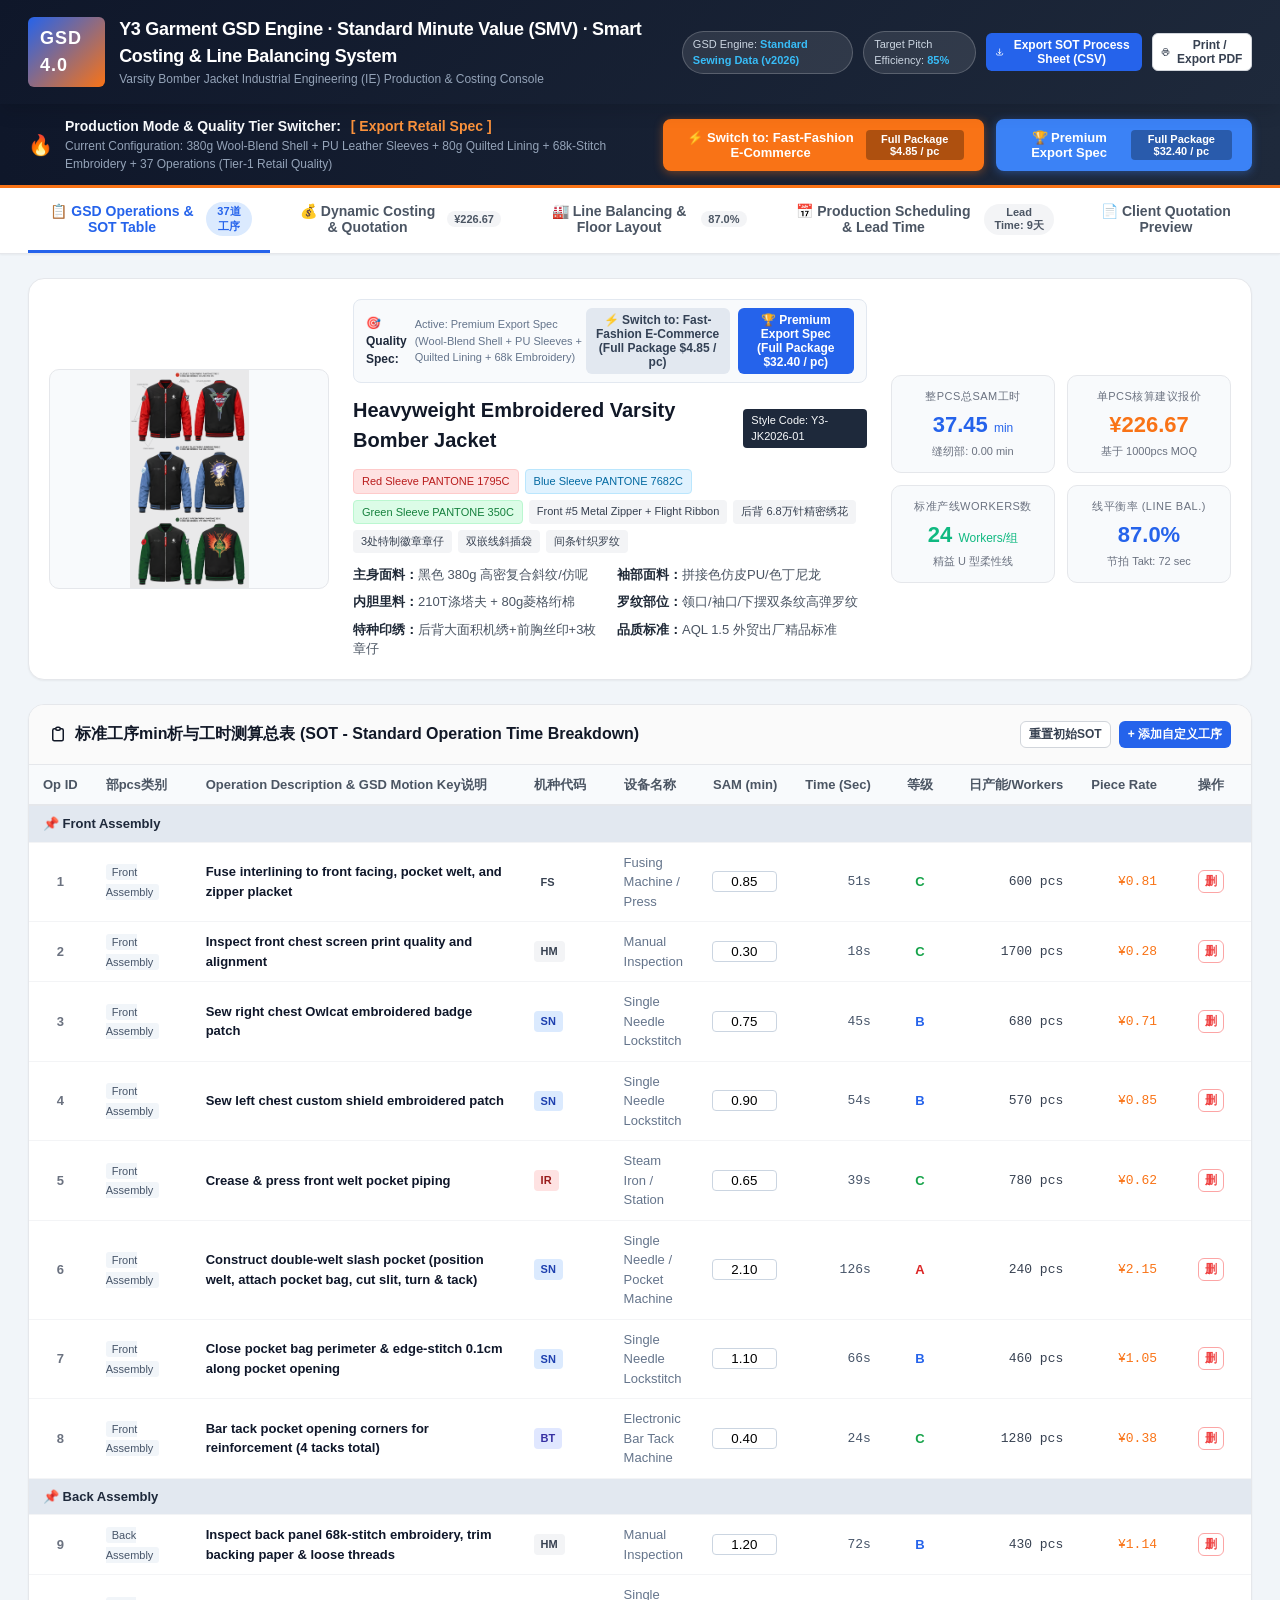
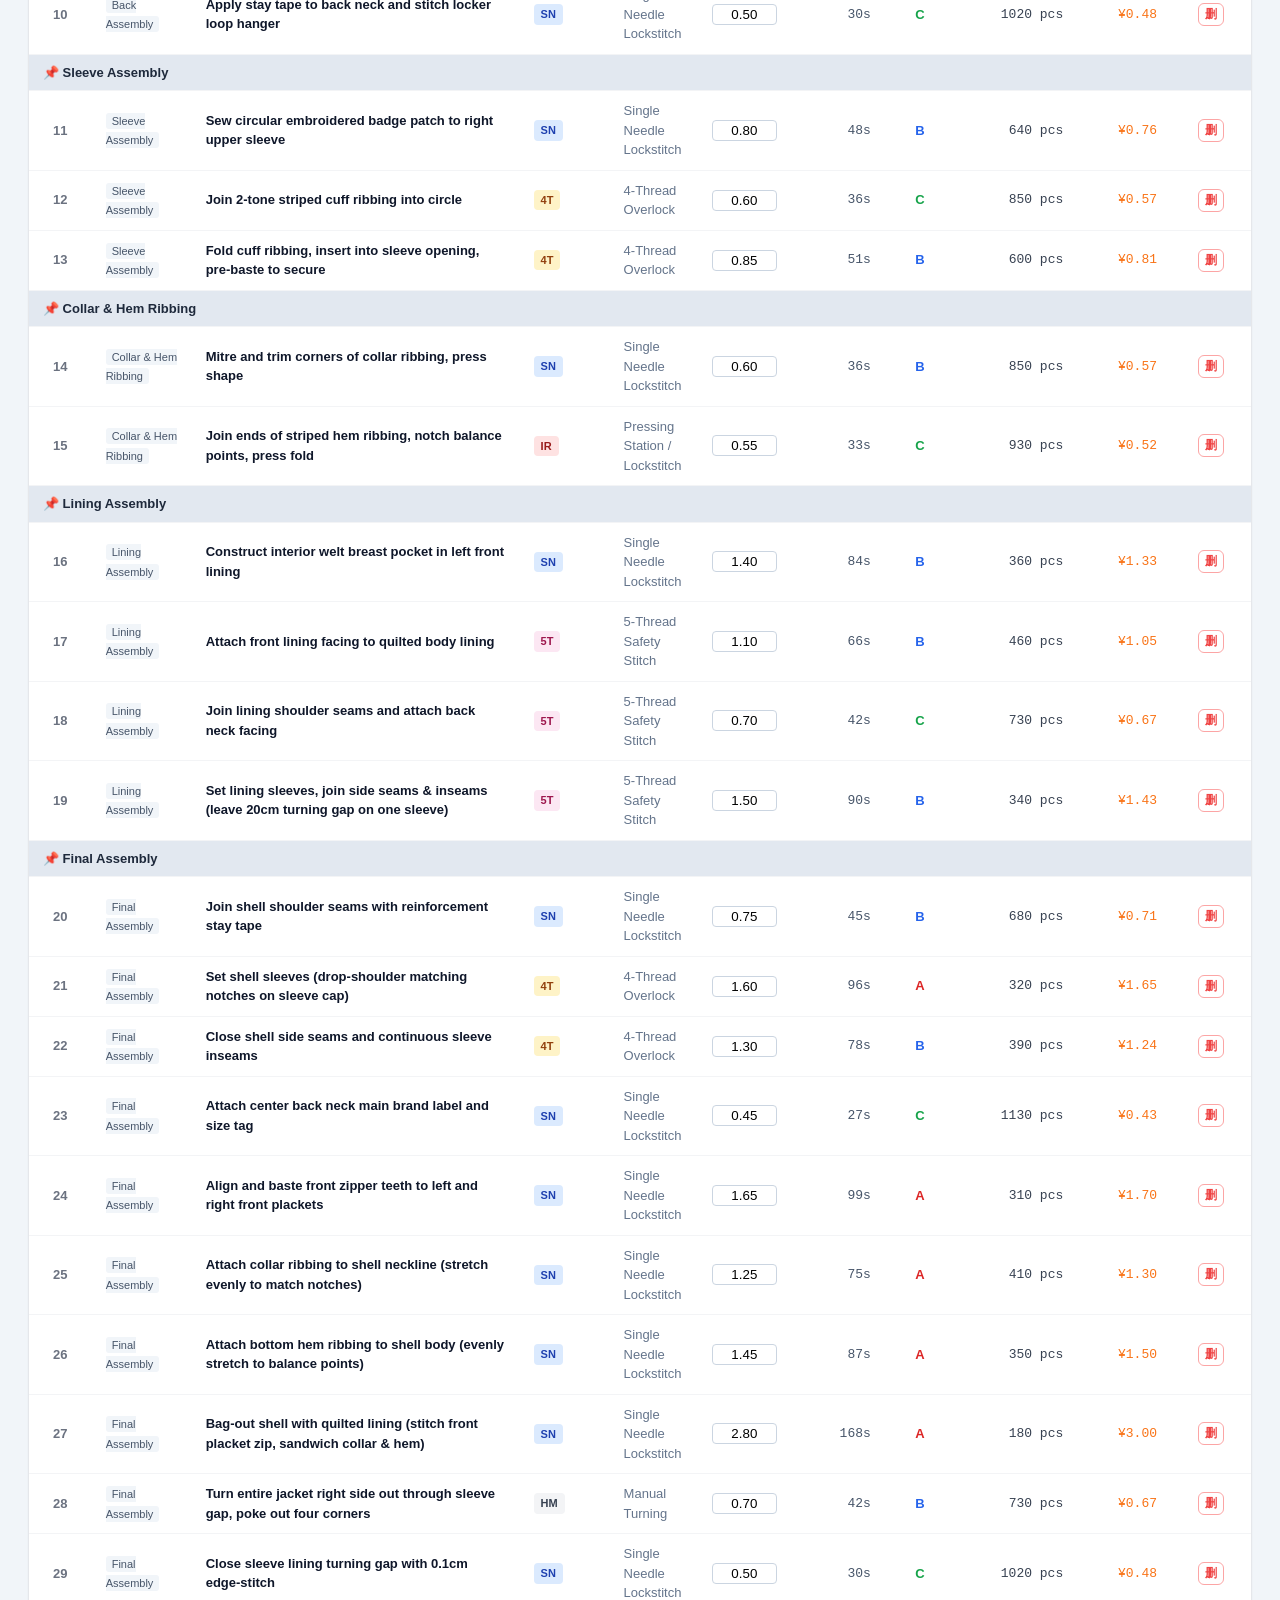
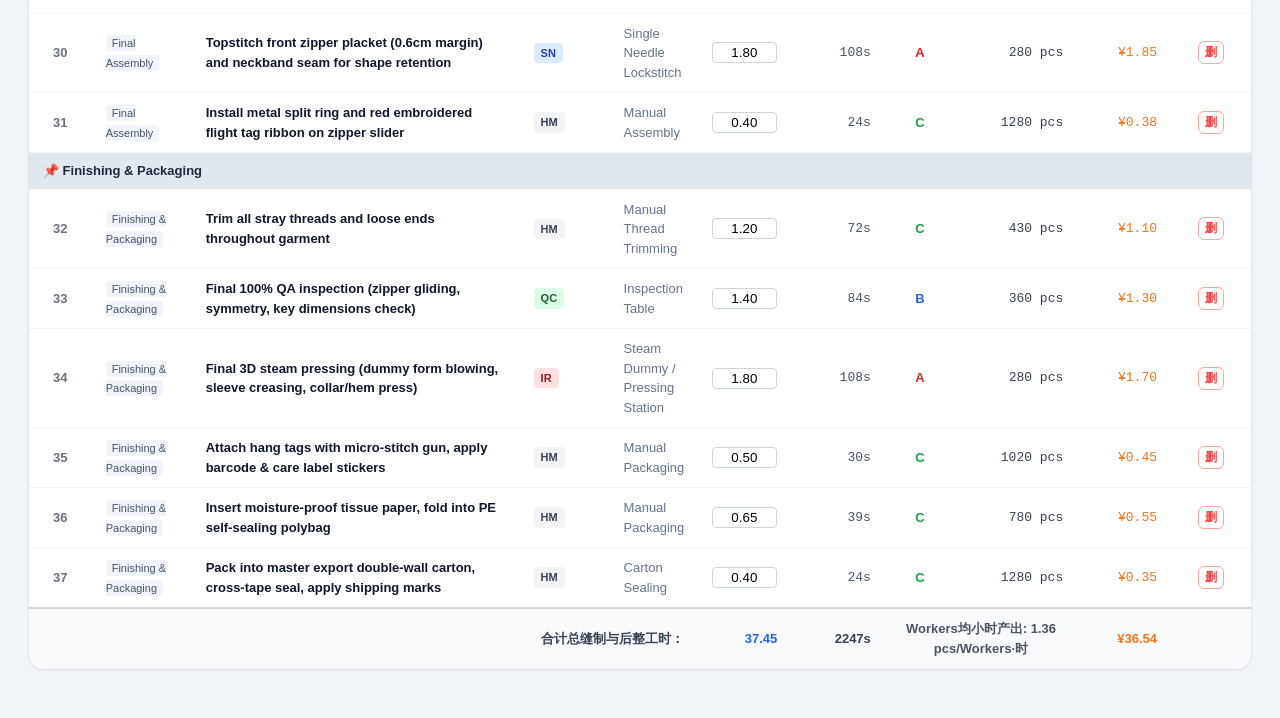
<file: demos/01_industrial_engineering/gsd_garment_engine/index.html>
<!DOCTYPE html>
<html lang="en">
<head>
  <meta charset="UTF-8">
  <meta name="viewport" content="width=device-width, initial-scale=1.0">
  <title>Y3 Apparel GSD Engine · Standard Minute Value (SMV) · Line Balancing & Smart Costing Console</title>
  <style>
    :root {
      --primary: #2563eb;
      --primary-dark: #1d4ed8;
      --primary-light: #dbeafe;
      --accent: #f97316;
      --success: #10b981;
      --warning: #f59e0b;
      --danger: #ef4444;
      --dark: #0f172a;
      --gray-900: #111827;
      --gray-800: #1f2937;
      --gray-700: #374151;
      --gray-600: #4b5563;
      --gray-500: #6b7280;
      --gray-300: #d1d5db;
      --gray-200: #e5e7eb;
      --gray-100: #f3f4f6;
      --gray-50: #f9fafb;
      --white: #ffffff;
      --radius-sm: 6px;
      --radius: 10px;
      --radius-lg: 16px;
      --shadow-sm: 0 1px 2px 0 rgba(0,0,0,0.05);
      --shadow: 0 4px 6px -1px rgba(0,0,0,0.1), 0 2px 4px -1px rgba(0,0,0,0.06);
      --shadow-lg: 0 10px 15px -3px rgba(0,0,0,0.1), 0 4px 6px -2px rgba(0,0,0,0.05);
    }

    * {
      box-sizing: border-box;
      margin: 0;
      padding: 0;
      font-family: -apple-system, BlinkMacSystemFont, "Segoe UI", Roboto, "PingFang SC", "Hiragino Sans GB", "Microsoft YaHei", sans-serif;
    }

    body {
      background-color: #f1f5f9;
      color: var(--gray-800);
      line-height: 1.5;
      font-size: 14px;
      overflow-x: hidden;
    }

    /* 顶部导航与 Header */
    header {
      background: linear-gradient(135deg, #0f172a 0%, #1e293b 100%);
      color: var(--white);
      padding: 16px 28px;
      display: flex;
      justify-content: space-between;
      align-items: center;
      box-shadow: 0 4px 20px rgba(0,0,0,0.15);
      position: sticky;
      top: 0;
      z-index: 100;
    }

    .brand-group {
      display: flex;
      align-items: center;
      gap: 14px;
    }

    .brand-logo {
      background: linear-gradient(135deg, #2563eb, #f97316);
      color: white;
      font-weight: 900;
      font-size: 18px;
      padding: 8px 12px;
      border-radius: var(--radius-sm);
      letter-spacing: 1px;
    }

    .brand-title h1 {
      font-size: 18px;
      font-weight: 700;
      letter-spacing: -0.3px;
      display: flex;
      align-items: center;
      gap: 10px;
    }

    .brand-title p {
      font-size: 12px;
      color: #94a3b8;
    }

    .header-badges {
      display: flex;
      gap: 10px;
      align-items: center;
    }

    .badge-pill {
      background: rgba(255, 255, 255, 0.1);
      border: 1px solid rgba(255, 255, 255, 0.2);
      padding: 4px 10px;
      border-radius: 9999px;
      font-size: 11px;
      color: #cbd5e1;
    }

    .badge-pill strong {
      color: #38bdf8;
    }

    /* 选项卡导航 */
    .tabs-bar {
      background: var(--white);
      border-bottom: 1px solid var(--gray-200);
      display: flex;
      padding: 0 28px;
      gap: 8px;
      position: sticky;
      top: 68px;
      z-index: 90;
      box-shadow: var(--shadow-sm);
    }

    .tab-btn {
      padding: 14px 18px;
      font-size: 14px;
      font-weight: 600;
      color: var(--gray-600);
      background: transparent;
      border: none;
      border-bottom: 3px solid transparent;
      cursor: pointer;
      display: flex;
      align-items: center;
      gap: 8px;
      transition: all 0.2s;
    }

    .tab-btn:hover {
      color: var(--primary);
    }

    .tab-btn.active {
      color: var(--primary);
      border-bottom-color: var(--primary);
    }

    .tab-btn .tab-count {
      background: var(--gray-100);
      color: var(--gray-600);
      padding: 2px 7px;
      border-radius: 999px;
      font-size: 11px;
    }

    .tab-btn.active .tab-count {
      background: var(--primary-light);
      color: var(--primary);
    }

    /* 容器布局 */
    .app-main {
      padding: 24px 28px;
      max-width: 1600px;
      margin: 0 auto;
    }

    .tab-pane {
      display: none;
    }

    .tab-pane.active {
      display: block;
      animation: fadeIn 0.25s ease-in;
    }

    @keyframes fadeIn {
      from { opacity: 0; transform: translateY(6px); }
      to { opacity: 1; transform: translateY(0); }
    }

    /* 概览 Banner 区域 */
    .style-banner {
      background: var(--white);
      border-radius: var(--radius-lg);
      padding: 20px;
      box-shadow: var(--shadow-sm);
      margin-bottom: 24px;
      display: grid;
      grid-template-columns: 280px 1fr 340px;
      gap: 24px;
      align-items: center;
      border: 1px solid var(--gray-200);
    }

    .style-preview {
      width: 100%;
      height: 220px;
      border-radius: var(--radius);
      background: #f8fafc;
      border: 1px solid var(--gray-200);
      overflow: hidden;
      display: flex;
      align-items: center;
      justify-content: center;
      position: relative;
    }

    .style-preview img {
      max-height: 100%;
      max-width: 100%;
      object-fit: contain;
      cursor: zoom-in;
      transition: transform 0.2s;
    }

    .style-preview img:hover {
      transform: scale(1.04);
    }

    .style-info h2 {
      font-size: 20px;
      font-weight: 700;
      color: var(--gray-900);
      margin-bottom: 6px;
    }

    .style-tags {
      display: flex;
      flex-wrap: wrap;
      gap: 6px;
      margin-bottom: 12px;
    }

    .tag {
      font-size: 11px;
      padding: 3px 8px;
      border-radius: 4px;
      background: var(--gray-100);
      color: var(--gray-700);
      font-weight: 500;
    }

    .tag-red { background: #fee2e2; color: #b91c1c; border: 1px solid #fecaca; }
    .tag-blue { background: #e0f2fe; color: #0369a1; border: 1px solid #bae6fd; }
    .tag-green { background: #dcfce7; color: #15803d; border: 1px solid #bbf7d0; }
    .tag-dark { background: #1e293b; color: #f8fafc; }

    .style-features {
      font-size: 13px;
      color: var(--gray-600);
      display: grid;
      grid-template-columns: 1fr 1fr;
      gap: 8px 14px;
    }

    .feature-item strong {
      color: var(--gray-800);
    }

    .kpi-cards {
      display: grid;
      grid-template-columns: 1fr 1fr;
      gap: 12px;
    }

    .kpi-card {
      background: #f8fafc;
      border: 1px solid var(--gray-200);
      border-radius: var(--radius);
      padding: 12px;
      text-align: center;
    }

    .kpi-label {
      font-size: 11px;
      color: var(--gray-500);
      margin-bottom: 4px;
      text-transform: uppercase;
      letter-spacing: 0.5px;
    }

    .kpi-value {
      font-size: 22px;
      font-weight: 800;
      color: var(--gray-900);
    }

    .kpi-value.blue { color: var(--primary); }
    .kpi-value.orange { color: var(--accent); }
    .kpi-value.green { color: var(--success); }

    /* 通用面板与表格卡片 */
    .panel {
      background: var(--white);
      border-radius: var(--radius-lg);
      border: 1px solid var(--gray-200);
      box-shadow: var(--shadow-sm);
      margin-bottom: 24px;
      overflow: hidden;
    }

    .panel-header {
      padding: 16px 20px;
      border-bottom: 1px solid var(--gray-200);
      display: flex;
      justify-content: space-between;
      align-items: center;
      background: #fafafa;
    }

    .panel-title {
      font-size: 16px;
      font-weight: 700;
      color: var(--gray-900);
      display: flex;
      align-items: center;
      gap: 8px;
    }

    .panel-actions {
      display: flex;
      gap: 8px;
      align-items: center;
    }

    .btn {
      padding: 7px 14px;
      border-radius: var(--radius-sm);
      font-size: 13px;
      font-weight: 600;
      cursor: pointer;
      display: inline-flex;
      align-items: center;
      gap: 6px;
      border: 1px solid transparent;
      transition: all 0.2s;
    }

    .btn-primary {
      background: var(--primary);
      color: white;
    }

    .btn-primary:hover {
      background: var(--primary-dark);
    }

    .btn-outline {
      background: white;
      border-color: var(--gray-300);
      color: var(--gray-700);
    }

    .btn-outline:hover {
      background: var(--gray-50);
      border-color: var(--gray-400);
    }

    .btn-success {
      background: var(--success);
      color: white;
    }

    .btn-success:hover {
      filter: brightness(0.95);
    }

    .btn-sm {
      padding: 4px 8px;
      font-size: 12px;
    }

    /* 表格样式 */
    .table-container {
      width: 100%;
      overflow-x: auto;
    }

    table.data-table {
      width: 100%;
      border-collapse: collapse;
      text-align: left;
      font-size: 13px;
    }

    table.data-table th {
      background: #f8fafc;
      color: var(--gray-600);
      font-weight: 600;
      padding: 10px 14px;
      border-bottom: 2px solid var(--gray-200);
      white-space: nowrap;
    }

    table.data-table td {
      padding: 10px 14px;
      border-bottom: 1px solid var(--gray-100);
      color: var(--gray-700);
    }

    table.data-table tbody tr:hover {
      background-color: #f8fafc;
    }

    table.data-table tr.section-row {
      background-color: #f1f5f9;
      font-weight: 700;
      color: #0f172a;
    }

    .badge-machine {
      display: inline-block;
      padding: 2px 7px;
      border-radius: 4px;
      font-weight: 700;
      font-size: 11px;
    }

    .mach-SN { background: #dbeafe; color: #1e40af; } /* 平车 */
    .mach-4T { background: #fef3c7; color: #92400e; } /* 四线包缝 */
    .mach-5T { background: #fce7f3; color: #9d174d; } /* 五线包缝 */
    .mach-BT { background: #e0e7ff; color: #3730a3; } /* 打枣 */
    .mach-IR { background: #fee2e2; color: #991b1b; } /* 大烫/小烫 */
    .mach-HM { background: #f3f4f6; color: #374151; } /* 手工质检 */
    .mach-QC { background: #dcfce7; color: #166534; } /* 质检 */

    /* 报价器布局与卡片 */
    .quote-grid {
      display: grid;
      grid-template-columns: 1fr 380px;
      gap: 24px;
    }

    .quote-config-box {
      background: var(--white);
      border-radius: var(--radius-lg);
      border: 1px solid var(--gray-200);
      padding: 20px;
      box-shadow: var(--shadow-sm);
    }

    .form-group-grid {
      display: grid;
      grid-template-columns: repeat(auto-fit, minmax(220px, 1fr));
      gap: 16px;
      margin-bottom: 20px;
    }

    .form-item {
      display: flex;
      flex-direction: column;
      gap: 6px;
    }

    .form-item label {
      font-size: 12px;
      font-weight: 600;
      color: var(--gray-700);
      display: flex;
      justify-content: space-between;
    }

    .form-item input, .form-item select {
      padding: 8px 12px;
      border: 1px solid var(--gray-300);
      border-radius: var(--radius-sm);
      font-size: 13px;
      background: #ffffff;
      outline: none;
      transition: border-color 0.2s;
    }

    .form-item input:focus, .form-item select:focus {
      border-color: var(--primary);
      box-shadow: 0 0 0 3px rgba(37,99,235,0.1);
    }

    /* 报价侧边汇总卡 */
    .quote-summary-card {
      background: linear-gradient(180deg, #1e293b 0%, #0f172a 100%);
      color: white;
      border-radius: var(--radius-lg);
      padding: 24px;
      box-shadow: var(--shadow-lg);
      position: sticky;
      top: 130px;
    }

    .quote-price-big {
      text-align: center;
      margin: 16px 0 24px 0;
      padding-bottom: 20px;
      border-bottom: 1px dashed rgba(255,255,255,0.2);
    }

    .quote-price-big .currency {
      font-size: 20px;
      color: #fb923c;
    }

    .quote-price-big .val {
      font-size: 44px;
      font-weight: 900;
      color: #ffffff;
      line-height: 1;
    }

    .quote-price-big .unit {
      font-size: 13px;
      color: #94a3b8;
    }

    .cost-breakdown-list {
      display: flex;
      flex-direction: column;
      gap: 10px;
      font-size: 13px;
      margin-bottom: 24px;
    }

    .cost-row {
      display: flex;
      justify-content: space-between;
      color: #cbd5e1;
    }

    .cost-row.total-cost {
      font-weight: 700;
      color: #38bdf8;
      border-top: 1px solid rgba(255,255,255,0.15);
      padding-top: 8px;
    }

    .cost-row .val {
      font-weight: 600;
    }

    .tier-box {
      background: rgba(255,255,255,0.06);
      border-radius: var(--radius);
      padding: 12px;
      margin-top: 16px;
    }

    .tier-title {
      font-size: 12px;
      font-weight: 700;
      color: #fb923c;
      margin-bottom: 8px;
      text-transform: uppercase;
    }

    .tier-table {
      width: 100%;
      font-size: 12px;
    }

    .tier-table td {
      padding: 4px 0;
    }

    .tier-table td:last-child {
      text-align: right;
      font-weight: 700;
      color: #f8fafc;
    }

    /* Layout 产线布局拓扑图 */
    .layout-view-controls {
      display: flex;
      justify-content: space-between;
      align-items: center;
      margin-bottom: 16px;
      background: white;
      padding: 12px 18px;
      border-radius: var(--radius);
      border: 1px solid var(--gray-200);
    }

    .line-canvas-card {
      background: white;
      border-radius: var(--radius-lg);
      padding: 24px;
      border: 1px solid var(--gray-200);
      margin-bottom: 24px;
      overflow-x: auto;
    }

    .flow-topology {
      display: flex;
      flex-wrap: wrap;
      gap: 16px;
      justify-content: center;
      padding: 16px 0;
    }

    .station-node {
      background: #f8fafc;
      border: 2px solid #cbd5e1;
      border-radius: var(--radius);
      width: 160px;
      padding: 12px;
      display: flex;
      flex-direction: column;
      gap: 6px;
      box-shadow: var(--shadow-sm);
      position: relative;
      transition: all 0.2s;
    }

    .station-node:hover {
      border-color: var(--primary);
      transform: translateY(-3px);
      box-shadow: var(--shadow);
    }

    .station-node.bottleneck {
      border-color: var(--danger);
      background: #fff5f5;
    }

    .station-node.bottleneck::after {
      content: '瓶颈';
      position: absolute;
      top: -8px;
      right: -8px;
      background: var(--danger);
      color: white;
      font-size: 10px;
      font-weight: 700;
      padding: 1px 6px;
      border-radius: 99px;
    }

    .st-header {
      display: flex;
      justify-content: space-between;
      align-items: center;
      font-weight: 700;
      font-size: 13px;
    }

    .st-mach {
      font-size: 11px;
      font-weight: 700;
      color: var(--gray-600);
    }

    .st-op-title {
      font-size: 12px;
      font-weight: 600;
      color: var(--gray-800);
      min-height: 34px;
      line-height: 1.3;
    }

    .st-time-bar-wrap {
      width: 100%;
      height: 6px;
      background: var(--gray-200);
      border-radius: 99px;
      overflow: hidden;
      margin-top: 4px;
    }

    .st-time-bar {
      height: 100%;
      background: var(--primary);
      border-radius: 99px;
    }

    .st-time-bar.over {
      background: var(--danger);
    }

    .st-time-bar.under {
      background: var(--warning);
    }

    .st-time-text {
      display: flex;
      justify-content: space-between;
      font-size: 11px;
      color: var(--gray-500);
    }

    /* 甘特排产表 */
    .gantt-chart-box {
      margin-top: 20px;
      border-top: 1px solid var(--gray-200);
      padding-top: 20px;
    }

    .gantt-bar-row {
      display: grid;
      grid-template-columns: 160px 1fr 100px;
      align-items: center;
      gap: 16px;
      padding: 8px 0;
      border-bottom: 1px solid var(--gray-100);
    }

    .gantt-track {
      background: #f1f5f9;
      height: 24px;
      border-radius: 6px;
      overflow: hidden;
      display: flex;
      position: relative;
    }

    .gantt-progress {
      height: 100%;
      background: linear-gradient(90deg, #3b82f6, #1d4ed8);
      border-radius: 4px;
      display: flex;
      align-items: center;
      justify-content: flex-end;
      padding-right: 8px;
      color: white;
      font-size: 11px;
      font-weight: 700;
    }

    /* 模态框与打印视图 */
    .modal-overlay {
      position: fixed;
      top: 0;
      left: 0;
      width: 100%;
      height: 100%;
      background: rgba(0,0,0,0.5);
      backdrop-filter: blur(4px);
      display: none;
      align-items: center;
      justify-content: center;
      z-index: 200;
    }

    .modal-overlay.active {
      display: flex;
    }

    .modal-content {
      background: white;
      border-radius: var(--radius-lg);
      max-width: 900px;
      width: 90%;
      max-height: 90vh;
      overflow-y: auto;
      padding: 30px;
      box-shadow: 0 25px 50px -12px rgba(0,0,0,0.25);
    }

    /* 打印专用 CSS */
    @media print {
      body {
        background: white !important;
        color: black !important;
        font-size: 11pt;
      }
      header, .tabs-bar, .panel-actions, .no-print {
        display: none !important;
      }
      .panel {
        box-shadow: none !important;
        border: 1px solid #ccc !important;
        page-break-inside: avoid;
      }
      .tab-pane {
        display: block !important;
      }
    }
  </style>
</head>
<body>

  <!-- 顶部系统栏 -->
  <header>
    <div class="brand-group">
      <div class="brand-logo">GSD 4.0</div>
      <div class="brand-title">
        <h1>Y3 Garment GSD Engine · Standard Minute Value (SMV) · Smart Costing & Line Balancing System</h1>
        <p>Varsity Bomber Jacket Industrial Engineering (IE) Production & Costing Console</p>
      </div>
    </div>
    <div class="header-badges">
      <div class="badge-pill">GSD Engine: <strong>Standard Sewing Data (v2026)</strong></div>
      <div class="badge-pill">Target Pitch Efficiency: <strong>85%</strong></div>
      <button class="btn btn-primary btn-sm" onclick="exportFullSOTExcel()">
        <svg width="14" height="14" fill="none" stroke="currentColor" viewBox="0 0 24 24"><path stroke-linecap="round" stroke-linejoin="round" stroke-width="2" d="M4 16v1a3 3 0 003 3h10a3 3 0 003-3v-1m-4-4l-4 4m0 0l-4-4m4 4V4"/></svg>
        Export SOT Process Sheet (CSV)
      </button>
      <button class="btn btn-outline btn-sm" onclick="window.print()">
        <svg width="14" height="14" fill="none" stroke="currentColor" viewBox="0 0 24 24"><path stroke-linecap="round" stroke-linejoin="round" stroke-width="2" d="M17 17h2a2 2 0 002-2v-4a2 2 0 00-2-2H5a2 2 0 00-2 2v4a2 2 0 002 2h2m2 4h6a2 2 0 002-2v-4a2 2 0 00-2-2H9a2 2 0 00-2 2v4a2 2 0 002 2zm8-12V5a2 2 0 00-2-2H9a2 2 0 00-2 2v4h10z"/></svg>
        Print / Export PDF
      </button>
    </div>
  </header>

  <!-- 全局模式切换高亮通栏 (超强视觉曝光，双模式一键sec切) -->
  <div class="no-print" style="background: linear-gradient(90deg, #0f172a 0%, #1e293b 100%); border-bottom: 3px solid #f97316; padding: 12px 28px; display: flex; align-items: center; justify-content: space-between; box-shadow: 0 4px 16px rgba(0,0,0,0.25);">
    <div style="display:flex; align-items:center; gap:12px;">
      <span style="font-size: 20px;">🔥</span>
      <div>
        <div style="color: #f8fafc; font-size: 14px; font-weight: 800;">
          Production Mode & Quality Tier Switcher:
          <span style="color: #fb923c; font-weight: 700; margin-left: 6px;" id="global-mode-tag">[ Export Retail Spec ]</span>
        </div>
        <div style="color: #94a3b8; font-size: 12px;" id="global-mode-desc">
          Current Configuration: 380g Wool-Blend Shell + PU Leather Sleeves + 80g Quilted Lining + 68k-Stitch Embroidery + 37 Operations (Tier-1 Retail Quality)
        </div>
      </div>
    </div>
    <div style="display: flex; gap: 12px; align-items: center;">
      <button id="btn-top-shaxi" onclick="switchProductionMode('shaxi')" style="cursor:pointer; border:2px solid #f97316; background:#f97316; color:white; padding:9px 18px; border-radius:8px; font-weight:800; font-size:13px; display:flex; align-items:center; gap:8px; box-shadow: 0 2px 10px rgba(249,115,22,0.4); transition:all 0.2s;">
        <span>⚡ Switch to: Fast-Fashion E-Commerce</span>
        <span style="background:rgba(0,0,0,0.3); padding:3px 7px; border-radius:4px; font-size:11px; font-weight:900;">Full Package $4.85 / pc</span>
      </button>
      <button id="btn-top-export" onclick="switchProductionMode('export')" style="cursor:pointer; border:2px solid #3b82f6; background:#3b82f6; color:white; padding:9px 18px; border-radius:8px; font-weight:800; font-size:13px; display:flex; align-items:center; gap:8px; box-shadow: 0 2px 10px rgba(59,130,246,0.4); transition:all 0.2s;">
        <span>🏆 Premium Export Spec</span>
        <span style="background:rgba(0,0,0,0.3); padding:3px 7px; border-radius:4px; font-size:11px; font-weight:900;">Full Package $32.40 / pc</span>
      </button>
    </div>
  </div>

  <!-- 选项卡导航 -->
  <div class="tabs-bar no-print">
    <button class="tab-btn active" onclick="switchTab('tab-sot')">
      <span>📋 GSD Operations & SOT Table</span>
      <span class="tab-count" id="badge-op-count">37 Ops</span>
    </button>
    <button class="tab-btn" onclick="switchTab('tab-quote')">
      <span>💰 Dynamic Costing & Quotation</span>
      <span class="tab-count" id="badge-unit-price">¥148.50</span>
    </button>
    <button class="tab-btn" onclick="switchTab('tab-layout')">
      <span>🏭 Line Balancing & Floor Layout</span>
      <span class="tab-count" id="badge-balance">88.6%</span>
    </button>
    <button class="tab-btn" onclick="switchTab('tab-schedule')">
      <span>📅 Production Scheduling & Lead Time</span>
      <span class="tab-count" id="badge-delivery">8 Days Lead</span>
    </button>
    <button class="tab-btn" onclick="switchTab('tab-client-view')">
      <span>📄 Client Quotation Preview</span>
    </button>
  </div>

  <main class="app-main">

    <!-- 款式技术参数卡片 -->
    <div class="style-banner">
      <div class="style-preview">
        <img src="assets/jacket_spec.png" alt="棒球夹克设计稿" title="点击可查看大图" onclick="viewLargeImage()">
      </div>
      <div class="style-info">
        <div style="background: #f8fafc; border: 1px solid #e2e8f0; padding: 8px 12px; border-radius: 8px; margin-bottom: 12px; display: flex; align-items: center; justify-content: space-between;">
          <div style="display:flex; align-items:center; gap:8px;">
            <span style="font-size: 12px; font-weight: 800; color: #1e293b;">🎯 Quality Spec:</span>
            <span style="font-size: 11px; color: #64748b;" id="mode-desc-text">Active: Premium Export Spec (Wool-Blend Shell + PU Sleeves + Quilted Lining + 68k Embroidery)</span>
          </div>
          <div style="display: flex; gap: 8px;">
            <button id="btn-mode-shaxi" class="btn btn-sm" style="background:#e2e8f0; color:#334155; border-radius:6px; font-weight:700;" onclick="switchProductionMode('shaxi')">⚡ Switch to: Fast-Fashion E-Commerce (Full Package $4.85 / pc)</button>
            <button id="btn-mode-export" class="btn btn-sm" style="background:#2563eb; color:white; border-radius:6px; font-weight:700;" onclick="switchProductionMode('export')">🏆 Premium Export Spec (Full Package $32.40 / pc)</button>
          </div>
        </div>

        <div style="display: flex; align-items: center; justify-content: space-between;">
          <h2 id="style-title-text">Heavyweight Embroidered Varsity Bomber Jacket</h2>
          <span class="tag tag-dark" id="style-code-text">Style Code: Y3-JK2026-01</span>
        </div>
        <div class="style-tags" style="margin-top: 8px;">
          <span class="tag tag-red">Red Sleeve PANTONE 1795C</span>
          <span class="tag tag-blue">Blue Sleeve PANTONE 7682C</span>
          <span class="tag tag-green">Green Sleeve PANTONE 350C</span>
          <span class="tag">Front #5 Metal Zipper + Flight Ribbon</span>
          <span class="tag">后背 6.8万针精密绣花</span>
          <span class="tag">3处特制徽章章仔</span>
          <span class="tag">双嵌线斜插袋</span>
          <span class="tag">间条针织罗纹</span>
        </div>
        <div class="style-features">
          <div class="feature-item"><strong>主身面料：</strong>黑色 380g 高密复合斜纹/仿呢</div>
          <div class="feature-item"><strong>袖部面料：</strong>拼接色仿皮PU/色丁尼龙</div>
          <div class="feature-item"><strong>内胆里料：</strong>210T涤塔夫 + 80g菱格绗棉</div>
          <div class="feature-item"><strong>罗纹部位：</strong>领口/袖口/下摆双条纹高弹罗纹</div>
          <div class="feature-item"><strong>特种印绣：</strong>后背大面积机绣+前胸丝印+3枚章仔</div>
          <div class="feature-item"><strong>品质标准：</strong>AQL 1.5 外贸出厂精品标准</div>
        </div>
      </div>
      <div class="kpi-cards">
        <div class="kpi-card">
          <div class="kpi-label">整pcs总SAM工时</div>
          <div class="kpi-value blue" id="banner-total-sam">32.85 <small style="font-size:12px;font-weight:400">min</small></div>
          <div style="font-size: 11px; color: var(--gray-500); margin-top:2px;">缝纫部: <span id="banner-sew-sam">26.35</span> min</div>
        </div>
        <div class="kpi-card">
          <div class="kpi-label">单pcs核算建议报价</div>
          <div class="kpi-value orange" id="banner-suggest-price">¥148.50</div>
          <div style="font-size: 11px; color: var(--gray-500); margin-top:2px;">基于 1000pcs MOQ</div>
        </div>
        <div class="kpi-card">
          <div class="kpi-label">标准产线Workers数</div>
          <div class="kpi-value green">24 <small style="font-size:12px;font-weight:400">Workers/组</small></div>
          <div style="font-size: 11px; color: var(--gray-500); margin-top:2px;">精益 U 型柔性线</div>
        </div>
        <div class="kpi-card">
          <div class="kpi-label">线平衡率 (Line Bal.)</div>
          <div class="kpi-value blue" id="banner-balance-rate">88.6%</div>
          <div style="font-size: 11px; color: var(--gray-500); margin-top:2px;">节拍 Takt: 72 sec</div>
        </div>
      </div>
    </div>

    <!-- 选项卡 1: GSD 工序拆解与 SOT 表 -->
    <div id="tab-sot" class="tab-pane active">
      <div class="panel">
        <div class="panel-header">
          <div class="panel-title">
            <svg width="18" height="18" fill="none" stroke="currentColor" viewBox="0 0 24 24"><path stroke-linecap="round" stroke-linejoin="round" stroke-width="2" d="M9 5H7a2 2 0 00-2 2v12a2 2 0 002 2h10a2 2 0 002-2V7a2 2 0 00-2-2h-2M9 5a2 2 0 002 2h2a2 2 0 002-2M9 5a2 2 0 012-2h2a2 2 0 012 2"/></svg>
            标准工序min析与工时测算总表 (SOT - Standard Operation Time Breakdown)
          </div>
          <div class="panel-actions">
            <button class="btn btn-outline btn-sm" onclick="resetToDefaultSOT()">重置初始SOT</button>
            <button class="btn btn-primary btn-sm" onclick="addNewOperationModal()">+ 添加自定义工序</button>
          </div>
        </div>
        <div class="table-container">
          <table class="data-table" id="sot-table">
            <thead>
              <tr>
                <th style="width: 50px;">Op ID</th>
                <th style="width: 100px;">部pcs类别</th>
                <th>Operation Description & GSD Motion Key说明</th>
                <th style="width: 90px;">机种代码</th>
                <th style="width: 80px;">设备名称</th>
                <th style="width: 75px; text-align:right;">SAM (min)</th>
                <th style="width: 70px; text-align:right;">Time (Sec)</th>
                <th style="width: 70px; text-align:center;">等级</th>
                <th style="width: 85px; text-align:right;">日产能/Workers</th>
                <th style="width: 80px; text-align:right;">Piece Rate</th>
                <th style="width: 80px; text-align:center;">操作</th>
              </tr>
            </thead>
            <tbody id="sot-tbody">
              <!-- JS 动态渲染 -->
            </tbody>
            <tfoot style="background: #f8fafc; font-weight: 700; border-top: 2px solid var(--gray-300);">
              <tr>
                <td colspan="5" style="text-align: right; padding: 12px 14px;">合计总缝制与后整工时：</td>
                <td style="text-align: right; color: var(--primary);" id="total-sam-val">32.85</td>
                <td style="text-align: right;" id="total-sec-val">1971s</td>
                <td colspan="2" style="text-align: center; color: var(--gray-600);">Workers均小时产出: <span id="pph-val">1.82 pcs</span></td>
                <td style="text-align: right; color: var(--accent);" id="total-piece-rate-val">¥35.12</td>
                <td></td>
              </tr>
            </tfoot>
          </table>
        </div>
      </div>
    </div>

    <!-- 选项卡 2: 在线客户快速报价器 -->
    <div id="tab-quote" class="tab-pane">
      <div class="quote-grid">
        <!-- 报价配置左侧 -->
        <div class="quote-config-box">
          <div style="display:flex; justify-content:space-between; align-items:center; margin-bottom: 16px;">
            <h3 style="font-size: 16px; font-weight: 700; color: var(--gray-900);">成本核算参数调节器 (实时联动报价)</h3>
            <span style="font-size: 12px; color: var(--gray-500);">所有参数变动将即时反映到客户报价中</span>
          </div>

          <!-- 报价器专属模式快速预设切换条 (在报价面板第一行极其显眼) -->
          <div style="background: #fff7ed; border: 2px solid #fdba74; border-radius: 8px; padding: 12px 16px; margin-bottom: 16px; display:flex; justify-content:space-between; align-items:center;">
            <div>
              <div style="font-size: 13px; font-weight: 800; color: #9a3412;">⚡ 核心模式一键套用 (沙溪30元 vs 外贸200元)：</div>
              <div style="font-size: 11px; color: #c2410c;">点击即可自动调换面料、绗棉胆、刺绣与车缝工序，即时刷新右侧大字报</div>
            </div>
            <div style="display:flex; gap:8px;">
              <button id="btn-quote-shaxi" type="button" class="btn btn-sm" style="background:#f97316; color:white; border-radius:6px; font-weight:800; padding:7px 14px; cursor:pointer;" onclick="switchProductionMode('shaxi')">⚡ 沙溪快反电商款 (Full Package $4.85 / pc)</button>
              <button id="btn-quote-export" type="button" class="btn btn-sm" style="background:#e2e8f0; color:#334155; border-radius:6px; font-weight:800; padding:7px 14px; cursor:pointer;" onclick="switchProductionMode('export')">🏆 Premium Export Spec (Full Package $32.40 / pc)</button>
            </div>
          </div>

          <h4 style="font-size: 13px; font-weight: 700; color: var(--primary); margin: 12px 0 8px 0; border-bottom: 1px solid var(--gray-200); padding-bottom: 4px;">
            1. 订单量与宏观费率
          </h4>
          <div class="form-group-grid">
            <div class="form-item">
              <label>目标订单数量 (pcs) <span id="lbl-qty">1,000 pcs</span></label>
              <input type="range" id="cfg-qty" min="100" max="10000" step="100" value="1000" oninput="calculateQuote()">
            </div>
            <div class="form-item">
              <label>车间稼动率 / 效率 (%)</label>
              <input type="number" id="cfg-efficiency" value="82" min="50" max="120" oninput="calculateQuote()">
            </div>
            <div class="form-item">
              <label>工Workers基础min钟工价 (元/SAM)</label>
              <input type="number" id="cfg-minute-cost" value="0.95" step="0.05" oninput="calculateQuote()">
            </div>
            <div class="form-item">
              <label>目标综合Target Margin (%)</label>
              <input type="number" id="cfg-margin" value="20" min="5" max="50" oninput="calculateQuote()">
            </div>
          </div>

          <h4 style="font-size: 13px; font-weight: 700; color: var(--primary); margin: 16px 0 8px 0; border-bottom: 1px solid var(--gray-200); padding-bottom: 4px;">
            2. 面料与里料成本 (主身、拼袖、绗棉里布、条纹罗纹)
          </h4>
          <div class="form-group-grid">
            <div class="form-item">
              <label>主身黑色复合斜纹 (米/pcs × 元/米)</label>
              <div style="display:flex; gap:6px;">
                <input type="number" id="cfg-fab1-usage" value="1.25" step="0.05" placeholder="单耗米" style="width:50%" oninput="calculateQuote()">
                <input type="number" id="cfg-fab1-price" value="34.00" step="1" placeholder="单价元" style="width:50%" oninput="calculateQuote()">
              </div>
            </div>
            <div class="form-item">
              <label>拼接袖子料 (红/蓝/绿面料)</label>
              <div style="display:flex; gap:6px;">
                <input type="number" id="cfg-fab2-usage" value="0.65" step="0.05" placeholder="单耗米" style="width:50%" oninput="calculateQuote()">
                <input type="number" id="cfg-fab2-price" value="26.00" step="1" placeholder="单价元" style="width:50%" oninput="calculateQuote()">
              </div>
            </div>
            <div class="form-item">
              <label>210T涤塔夫+80g绗棉夹里</label>
              <div style="display:flex; gap:6px;">
                <input type="number" id="cfg-fab3-usage" value="1.35" step="0.05" placeholder="单耗米" style="width:50%" oninput="calculateQuote()">
                <input type="number" id="cfg-fab3-price" value="14.50" step="0.5" placeholder="单价元" style="width:50%" oninput="calculateQuote()">
              </div>
            </div>
            <div class="form-item">
              <label>领/袖/下摆双色条纹扁机罗纹 (套)</label>
              <div style="display:flex; gap:6px;">
                <input type="number" id="cfg-rib-usage" value="1.00" step="0.1" style="width:40%" readonly>
                <input type="number" id="cfg-rib-price" value="12.50" step="0.5" placeholder="整套单价" style="width:60%" oninput="calculateQuote()">
              </div>
            </div>
          </div>

          <h4 style="font-size: 13px; font-weight: 700; color: var(--primary); margin: 16px 0 8px 0; border-bottom: 1px solid var(--gray-200); padding-bottom: 4px;">
            3. 特种外协印花与刺绣工艺
          </h4>
          <div class="form-group-grid">
            <div class="form-item">
              <label>后背超大精密机绣 (6.8万针)</label>
              <div style="display:flex; gap:6px;">
                <input type="number" id="cfg-emb-cost" value="20.40" step="1" placeholder="刺绣加工费" style="width:60%" oninput="calculateQuote()">
                <input type="number" id="cfg-emb-mold" value="350" step="50" placeholder="开版费" style="width:40%" oninput="calculateQuote()">
              </div>
            </div>
            <div class="form-item">
              <label>前胸胶浆丝网印花 (双色套印)</label>
              <div style="display:flex; gap:6px;">
                <input type="number" id="cfg-print-cost" value="2.50" step="0.5" placeholder="印花单价" style="width:60%" oninput="calculateQuote()">
                <input type="number" id="cfg-print-mold" value="180" step="20" placeholder="网版费" style="width:40%" oninput="calculateQuote()">
              </div>
            </div>
            <div class="form-item">
              <label>臂章与胸口徽章 (3枚章仔)</label>
              <input type="number" id="cfg-patches-cost" value="7.50" step="0.5" oninput="calculateQuote()">
            </div>
            <div class="form-item">
              <label>开尾树脂拉链 + 金属拉环织带飘带</label>
              <input type="number" id="cfg-zipper-cost" value="7.20" step="0.5" oninput="calculateQuote()">
            </div>
          </div>

          <h4 style="font-size: 13px; font-weight: 700; color: var(--primary); margin: 16px 0 8px 0; border-bottom: 1px solid var(--gray-200); padding-bottom: 4px;">
            4. 辅料、包装及工厂制造损耗
          </h4>
          <div class="form-group-grid">
            <div class="form-item">
              <label>吊牌/主标/洗标/线/衬/配pcs袋</label>
              <input type="number" id="cfg-trims-misc" value="4.20" step="0.5" oninput="calculateQuote()">
            </div>
            <div class="form-item">
              <label>独立PE袋/干燥剂/外箱min摊</label>
              <input type="number" id="cfg-pack-misc" value="2.20" step="0.2" oninput="calculateQuote()">
            </div>
            <div class="form-item">
              <label>面料裁剪与裁床费 (元/pcs)</label>
              <input type="number" id="cfg-cut-fee" value="3.50" step="0.5" oninput="calculateQuote()">
            </div>
            <div class="form-item">
              <label>面料缩水裁损与制损率 (%)</label>
              <input type="number" id="cfg-scrap-rate" value="4.5" step="0.5" oninput="calculateQuote()">
            </div>
          </div>
        </div>

        <!-- 报价右侧看板 -->
        <div class="quote-summary-card">
          <div style="font-size: 13px; color: #94a3b8; font-weight: 600; text-transform: uppercase; letter-spacing: 1px;">
            FOB / EXW 建议出厂报价
          </div>
          <div class="quote-price-big">
            <span class="currency">¥</span>
            <span class="val" id="quote-final-price">148.50</span>
            <div class="unit">单pcs出厂含税含利报价 (基于 <span id="sum-qty-lbl">1000</span> pcs)</div>
          </div>

          <div class="cost-breakdown-list">
            <div class="cost-row">
              <span>面料及里布总计：</span>
              <span class="val" id="sum-fabric-val">¥81.98</span>
            </div>
            <div class="cost-row">
              <span>拉链与辅料总计：</span>
              <span class="val" id="sum-trims-val">¥13.60</span>
            </div>
            <div class="cost-row">
              <span>后背刺绣+印花+徽章：</span>
              <span class="val" id="sum-craft-val">¥30.93</span>
            </div>
            <div class="cost-row">
              <span>缝纫CMT车工加工费：</span>
              <span class="val" id="sum-cmt-val">¥38.06</span>
            </div>
            <div class="cost-row">
              <span>裁剪与后道包装整烫：</span>
              <span class="val" id="sum-fin-val">¥9.70</span>
            </div>
            <div class="cost-row">
              <span>版费平摊 (刺绣+丝印)：</span>
              <span class="val" id="sum-mold-val">¥0.53</span>
            </div>
            <div class="cost-row">
              <span>裁剪损耗 (4.5%)：</span>
              <span class="val" id="sum-scrap-val">¥4.30</span>
            </div>
            <div class="cost-row total-cost">
              <span>实际制造成本 (BOM+CMT)：</span>
              <span class="val" id="sum-pure-cost">¥123.75</span>
            </div>
            <div class="cost-row" style="color: #34d399;">
              <span>企业毛利 (<span id="sum-margin-pct">20</span>%)：</span>
              <span class="val" id="sum-profit-val">¥24.75</span>
            </div>
          </div>

          <div class="tier-box">
            <div class="tier-title">阶梯MOQ (MOQ) 报价对比</div>
            <table class="tier-table">
              <tr>
                <td>300 pcs (小单试产)</td>
                <td id="tier-300">¥162.80</td>
              </tr>
              <tr>
                <td>500 pcs (中等批量)</td>
                <td id="tier-500">¥154.20</td>
              </tr>
              <tr style="background: rgba(37,99,235,0.25); border-radius: 4px;">
                <td style="color:#93c5fd; padding-left:4px;">1,000 pcs (基准批量)</td>
                <td style="color:#93c5fd;" id="tier-1000">¥148.50</td>
              </tr>
              <tr>
                <td>3,000 pcs (规模量产)</td>
                <td id="tier-3000">¥141.20</td>
              </tr>
              <tr>
                <td>5,000 pcs (大货特惠)</td>
                <td id="tier-5000">¥136.50</td>
              </tr>
            </table>
          </div>

          <button class="btn btn-primary" style="width: 100%; margin-top: 20px; justify-content: center;" onclick="switchTab('tab-client-view')">
            查看生成客户报价单 &rarr;
          </button>
        </div>
      </div>
    </div>

    <!-- 选项卡 3: 流水线平衡与车间 Layout -->
    <div id="tab-layout" class="tab-pane">
      <div class="layout-view-controls">
        <div style="display:flex; align-items:center; gap:16px;">
          <div>
            <label style="font-size:12px; font-weight:700; color:var(--gray-600);">产线总Workers数：</label>
            <select id="line-workers-select" onchange="updateLineBalancing()" style="padding:4px 8px; border-radius:4px; border:1px solid #cbd5e1; font-weight:700;">
              <option value="18">18 Workers精益单元线</option>
              <option value="20">20 Workers标准单轨线</option>
              <option value="24" selected>24 Workers精益 U 型柔性线 (推荐)</option>
              <option value="28">28 Workers高速吊挂流水线</option>
              <option value="32">32 Workers规模量产双列线</option>
            </select>
          </div>
          <div>
            <label style="font-size:12px; font-weight:700; color:var(--gray-600);">流水线排布模式：</label>
            <select id="line-layout-mode" onchange="renderLayoutTopology()" style="padding:4px 8px; border-radius:4px; border:1px solid #cbd5e1;">
              <option value="U">精益 U 型单元 (Lean U-Cell)</option>
              <option value="DOUBLE">双列对流式流水线 (Double Line)</option>
              <option value="LINEAR">单轨直线吊挂式 (Linear Flow)</option>
            </select>
          </div>
        </div>

        <div style="display:flex; gap:16px; align-items:center;">
          <div style="font-size:12px;">节拍时间 Takt: <strong style="color:var(--primary); font-size:14px;" id="val-takt-time">68 sec/pcs</strong></div>
          <div style="font-size:12px;">理论平衡率: <strong style="color:var(--success); font-size:14px;" id="val-balance-rate">88.6%</strong></div>
          <div style="font-size:12px;">日计划产出 (10H): <strong style="color:var(--accent); font-size:14px;" id="val-daily-capacity">440 pcs/天</strong></div>
        </div>
      </div>

      <div class="line-canvas-card">
        <div style="display:flex; justify-content:space-between; align-items:center; margin-bottom:14px;">
          <h4 style="font-size:14px; font-weight:700; color:var(--gray-800);">流水线工位min配与设备拓扑图 (Workstation Balancing Topology)</h4>
          <div style="display:flex; gap:12px; font-size:11px;">
            <span style="display:flex; align-items:center; gap:4px;"><span style="width:10px; height:10px; background:var(--primary); border-radius:2px;"></span> 正常工位</span>
            <span style="display:flex; align-items:center; gap:4px;"><span style="width:10px; height:10px; background:var(--danger); border-radius:2px;"></span> 瓶颈超载工位</span>
            <span style="display:flex; align-items:center; gap:4px;"><span style="width:10px; height:10px; background:var(--warning); border-radius:2px;"></span> 轻载可合并工位</span>
          </div>
        </div>

        <!-- 拓扑节点容器 -->
        <div class="flow-topology" id="topology-container">
          <!-- JS 渲染工位卡片 -->
        </div>
      </div>

      <!-- 设备需求汇总表 -->
      <div class="panel">
        <div class="panel-header">
          <div class="panel-title">本生产单元设备配置汇总表 (Equipment Requirement)</div>
        </div>
        <div style="padding: 16px 20px;">
          <div style="display:grid; grid-template-columns: repeat(auto-fit, minmax(180px, 1fr)); gap:16px;" id="mach-summary-box">
            <!-- JS 渲染设备统计 -->
          </div>
        </div>
      </div>
    </div>

    <!-- 选项卡 4: 订单排单与Lead Time: 计算 -->
    <div id="tab-schedule" class="tab-pane">
      <div class="panel">
        <div class="panel-header">
          <div class="panel-title">订单Lead Time: 倒排与产能爬坡甘特图 (Production Scheduling & Ramp-up)</div>
          <div class="panel-actions">
            <span style="font-size: 12px; color: var(--gray-500);">采用 4日熟练度学习曲线 (Learning Curve)</span>
          </div>
        </div>
        <div style="padding: 20px;">
          <div class="form-group-grid" style="margin-bottom: 24px;">
            <div class="form-item">
              <label>订单总pcs数 (pcs)</label>
              <input type="number" id="sch-order-qty" value="1000" oninput="calculateSchedule()">
            </div>
            <div class="form-item">
              <label>车间每日工作时长 (小时/天)</label>
              <input type="number" id="sch-work-hours" value="10" min="8" max="12" oninput="calculateSchedule()">
            </div>
            <div class="form-item">
              <label>Production Start Date</label>
              <input type="date" id="sch-start-date" onchange="calculateSchedule()">
            </div>
            <div class="form-item">
              <label>产线Workers数编制</label>
              <input type="number" id="sch-line-workers" value="24" oninput="calculateSchedule()">
            </div>
          </div>

          <!-- 排产核心指标 -->
          <div style="display:grid; grid-template-columns: repeat(4, 1fr); gap:16px; margin-bottom: 24px;">
            <div class="kpi-card">
              <div class="kpi-label">全速稳定日产能</div>
              <div class="kpi-value green" id="sch-steady-capacity">440 pcs/天</div>
            </div>
            <div class="kpi-card">
              <div class="kpi-label">缝制纯车缝总天数</div>
              <div class="kpi-value blue" id="sch-sew-days">3.2 天</div>
            </div>
            <div class="kpi-card">
              <div class="kpi-label">预计入库完工日期</div>
              <div class="kpi-value orange" id="sch-finish-date">2026-11-04</div>
            </div>
            <div class="kpi-card">
              <div class="kpi-label">总产前准备至出货周期</div>
              <div class="kpi-value dark" id="sch-total-leadtime">8 工作日</div>
            </div>
          </div>

          <!-- 每日排单进度表 -->
          <h4 style="font-size: 14px; font-weight:700; color:var(--gray-800); margin-bottom: 12px;">每日排产爬坡与累计产出计划表</h4>
          <div class="table-container">
            <table class="data-table" id="schedule-daily-table">
              <thead>
                <tr>
                  <th>生产日序</th>
                  <th>排产日期</th>
                  <th>生产阶段说明</th>
                  <th>效率爬坡率</th>
                  <th>当日计划产出 (pcs)</th>
                  <th>累计产出 (pcs)</th>
                  <th>订单完成率</th>
                  <th>生产进度甘特展示</th>
                </tr>
              </thead>
              <tbody id="schedule-daily-tbody">
                <!-- JS 动态渲染 -->
              </tbody>
            </table>
          </div>
        </div>
      </div>
    </div>

    <!-- 选项卡 5: 客户外发报价单预览 (规范脱敏版) -->
    <div id="tab-client-view" class="tab-pane">
      <div class="panel" style="max-width: 900px; margin: 0 auto; box-shadow: var(--shadow-lg);">
        <div class="panel-header" style="background: white; border-bottom: 2px solid var(--dark); padding: 24px 28px;">
          <div>
            <h2 style="font-size: 20px; font-weight: 800; color: #0f172a;">QUOTATION SHEET · 外贸成衣加工与打样报价单</h2>
            <p style="font-size: 12px; color: #64748b;">报价单号: QT-20261028-01 | 发往客户: VIP CUSTOMER | 有效期: 15天</p>
          </div>
          <button class="btn btn-primary btn-sm no-print" onclick="window.print()">
            <svg width="14" height="14" fill="none" stroke="currentColor" viewBox="0 0 24 24"><path stroke-linecap="round" stroke-linejoin="round" stroke-width="2" d="M17 17h2a2 2 0 002-2v-4a2 2 0 00-2-2H5a2 2 0 00-2 2v4a2 2 0 002 2h2m2 4h6a2 2 0 002-2v-4a2 2 0 00-2-2H9a2 2 0 00-2 2v4a2 2 0 002 2zm8-12V5a2 2 0 00-2-2H9a2 2 0 00-2 2v4h10z"/></svg>
            打印 / 另存为客户PDF
          </button>
        </div>

        <div style="padding: 28px;">
          <!-- 客户单款式信息 -->
          <div style="display:flex; gap:20px; border-bottom:1px solid #e2e8f0; padding-bottom: 20px; margin-bottom: 20px;">
            <img src="assets/jacket_spec.png" style="width: 140px; height: 140px; object-fit: contain; border-radius: 8px; border: 1px solid #e2e8f0; background: #f8fafc;">
            <div style="flex:1;">
              <h3 style="font-size: 16px; font-weight:700; color:#1e293b;">三色拼接重工刺绣棒球夹克 (Varsity Bomber Jacket)</h3>
              <p style="font-size: 12px; color:#64748b; margin-top:4px;">款号: Y3-JK2026-01 | 适用季节: 秋冬季 | 建议面料: 高密呢绒复合面料 + PU/锦纶拼袖</p>
              <div style="display:grid; grid-template-columns: 1fr 1fr; gap:6px 12px; font-size:12px; margin-top: 10px;">
                <div>• <strong>颜色系列：</strong>红袖款 (1795C)、蓝袖款 (7682C)、绿袖款 (350C)</div>
                <div>• <strong>特殊工艺：</strong>后背 6.8万针密集绣花、右臂织唛章、胸前印字</div>
                <div>• <strong>门襟辅料：</strong>#5金属开尾拉链 + 挂环织带拉片</div>
                <div>• <strong>内里工艺：</strong>绗缝 80g 薄夹棉防寒内胆 + 内贴暗袋</div>
              </div>
            </div>
          </div>

          <!-- 成本拆解 (对外展示规范结构) -->
          <table class="data-table" style="margin-bottom: 20px;">
            <thead>
              <tr style="background:#f8fafc;">
                <th>费用项目</th>
                <th>规格说明</th>
                <th style="text-align:right;">单pcs金额 (RMB)</th>
                <th style="text-align:right;">美元折算 (USD)</th>
              </tr>
            </thead>
            <tbody>
              <tr>
                <td><strong>主身面料及拼接料</strong></td>
                <td>黑色高密复合呢料 1.25m + 袖子高品质拼接料 0.65m</td>
                <td style="text-align:right;" id="cl-fab-cost">¥59.40</td>
                <td style="text-align:right;" id="cl-fab-cost-usd">$8.25</td>
              </tr>
              <tr>
                <td><strong>里料与罗纹</strong></td>
                <td>210T涤塔夫绗薄棉内胆 + 领口/袖口/底摆定制双色条纹扁机套pcs</td>
                <td style="text-align:right;" id="cl-inner-cost">¥32.08</td>
                <td style="text-align:right;" id="cl-inner-cost-usd">$4.46</td>
              </tr>
              <tr>
                <td><strong>特种印花与机绣</strong></td>
                <td>后背超精密大刺绣(6.8万针) + 前胸丝网印花 + 臂胸章仔3枚</td>
                <td style="text-align:right;" id="cl-craft-cost">¥30.93</td>
                <td style="text-align:right;" id="cl-craft-cost-usd">$4.30</td>
              </tr>
              <tr>
                <td><strong>辅料及包装配pcs</strong></td>
                <td>#5金属拉链、挂pcs拉环、主标洗标尺码标、独立PE袋及出口外箱</td>
                <td style="text-align:right;" id="cl-trims-cost">¥13.60</td>
                <td style="text-align:right;" id="cl-trims-cost-usd">$1.89</td>
              </tr>
              <tr>
                <td><strong>车缝加工与后道整烫 (CMT)</strong></td>
                <td>全工艺车缝组装、剪线质检、立体蒸汽定型大烫、成品封箱</td>
                <td style="text-align:right;" id="cl-cmt-cost">¥37.20</td>
                <td style="text-align:right;" id="cl-cmt-cost-usd">$5.17</td>
              </tr>
              <tr style="background:#eff6ff; font-weight:800; font-size:15px;">
                <td colspan="2" style="color:var(--primary-dark);">建议Unit Price (基于 1,000pcs MOQ，EXW工厂交货价)</td>
                <td style="text-align:right; color:var(--primary-dark);" id="cl-total-rmb">¥148.50</td>
                <td style="text-align:right; color:var(--primary-dark);" id="cl-total-usd">$20.63</td>
              </tr>
            </tbody>
          </table>

          <!-- 阶梯价格与商业条款 -->
          <div style="background:#f8fafc; border:1px solid #e2e8f0; border-radius:8px; padding:16px; margin-bottom: 20px;">
            <h4 style="font-size:13px; font-weight:700; color:#1e293b; margin-bottom:8px;">阶梯MOQ报价 (Ladder Pricing)</h4>
            <div style="display:grid; grid-template-columns: repeat(5, 1fr); gap:10px; text-align:center;">
              <div style="background:white; padding:8px; border-radius:6px; border:1px solid #e2e8f0;">
                <div style="font-size:11px; color:#64748b;">300 pcs</div>
                <div style="font-size:14px; font-weight:700; color:#0f172a;" id="cl-tier-300">¥162.80</div>
              </div>
              <div style="background:white; padding:8px; border-radius:6px; border:1px solid #e2e8f0;">
                <div style="font-size:11px; color:#64748b;">500 pcs</div>
                <div style="font-size:14px; font-weight:700; color:#0f172a;" id="cl-tier-500">¥154.20</div>
              </div>
              <div style="background:#eff6ff; padding:8px; border-radius:6px; border:1px solid #bfdbfe;">
                <div style="font-size:11px; color:var(--primary);">1,000 pcs (推荐)</div>
                <div style="font-size:14px; font-weight:800; color:var(--primary);" id="cl-tier-1000">¥148.50</div>
              </div>
              <div style="background:white; padding:8px; border-radius:6px; border:1px solid #e2e8f0;">
                <div style="font-size:11px; color:#64748b;">3,000 pcs</div>
                <div style="font-size:14px; font-weight:700; color:#0f172a;" id="cl-tier-3000">¥141.20</div>
              </div>
              <div style="background:white; padding:8px; border-radius:6px; border:1px solid #e2e8f0;">
                <div style="font-size:11px; color:#64748b;">5,000 pcs</div>
                <div style="font-size:14px; font-weight:700; color:#0f172a;" id="cl-tier-5000">¥136.50</div>
              </div>
            </div>
          </div>

          <!-- 商务条款 -->
          <div style="font-size:12px; color:#64748b; line-height: 1.6;">
            <p><strong>商务条款说明：</strong></p>
            <p>1. 打样Lead Time: ：产前样 (PP Sample) 确认后 7-10 工作日寄出。</p>
            <p>2. 大货Lead Time: ：面辅料到厂及定金到位后 18-22 工作日完成出货。</p>
            <p>3. 付款方式：30% T/T 定金启动采购，70% 尾款验货合格出厂前结清。</p>
            <p>4. 汇率基准：按 1 USD = 7.20 RMB 核算，汇率浮动超过 ±3% 双方重新协商调整。</p>
          </div>
        </div>
      </div>
    </div>

  </main>

  <script>
        // Preset 37 standard GSD operations for Varsity Bomber Jacket (Tier-1 OEM Export Spec)
    const DEFAULT_OPERATIONS = [
      // Section 1: Front Assembly
      { id: 1, section: "Front Assembly", name: "Fuse interlining to front facing, pocket welt, and zipper placket", machCode: "FS", machName: "Fusing Machine / Press", sam: 0.85, level: "C", pieceRate: 0.81 },
      { id: 2, section: "Front Assembly", name: "Inspect front chest screen print quality and alignment", machCode: "HM", machName: "Manual Inspection", sam: 0.30, level: "C", pieceRate: 0.28 },
      { id: 3, section: "Front Assembly", name: "Sew right chest Owlcat embroidered badge patch", machCode: "SN", machName: "Single Needle Lockstitch", sam: 0.75, level: "B", pieceRate: 0.71 },
      { id: 4, section: "Front Assembly", name: "Sew left chest custom shield embroidered patch", machCode: "SN", machName: "Single Needle Lockstitch", sam: 0.90, level: "B", pieceRate: 0.85 },
      { id: 5, section: "Front Assembly", name: "Crease & press front welt pocket piping", machCode: "IR", machName: "Steam Iron / Station", sam: 0.65, level: "C", pieceRate: 0.62 },
      { id: 6, section: "Front Assembly", name: "Construct double-welt slash pocket (position welt, attach pocket bag, cut slit, turn & tack)", machCode: "SN", machName: "Single Needle / Pocket Machine", sam: 2.10, level: "A", pieceRate: 2.15 },
      { id: 7, section: "Front Assembly", name: "Close pocket bag perimeter & edge-stitch 0.1cm along pocket opening", machCode: "SN", machName: "Single Needle Lockstitch", sam: 1.10, level: "B", pieceRate: 1.05 },
      { id: 8, section: "Front Assembly", name: "Bar tack pocket opening corners for reinforcement (4 tacks total)", machCode: "BT", machName: "Electronic Bar Tack Machine", sam: 0.40, level: "C", pieceRate: 0.38 },

      // Section 2: Back Assembly
      { id: 9, section: "Back Assembly", name: "Inspect back panel 68k-stitch embroidery, trim backing paper & loose threads", machCode: "HM", machName: "Manual Inspection", sam: 1.20, level: "B", pieceRate: 1.14 },
      { id: 10, section: "Back Assembly", name: "Apply stay tape to back neck and stitch locker loop hanger", machCode: "SN", machName: "Single Needle Lockstitch", sam: 0.50, level: "C", pieceRate: 0.48 },

      // Section 3: Sleeve Assembly
      { id: 11, section: "Sleeve Assembly", name: "Sew circular embroidered badge patch to right upper sleeve", machCode: "SN", machName: "Single Needle Lockstitch", sam: 0.80, level: "B", pieceRate: 0.76 },
      { id: 12, section: "Sleeve Assembly", name: "Join 2-tone striped cuff ribbing into circle", machCode: "4T", machName: "4-Thread Overlock", sam: 0.60, level: "C", pieceRate: 0.57 },
      { id: 13, section: "Sleeve Assembly", name: "Fold cuff ribbing, insert into sleeve opening, pre-baste to secure", machCode: "4T", machName: "4-Thread Overlock", sam: 0.85, level: "B", pieceRate: 0.81 },

      // Section 4: Collar & Hem Ribbing
      { id: 14, section: "Collar & Hem Ribbing", name: "Mitre and trim corners of collar ribbing, press shape", machCode: "SN", machName: "Single Needle Lockstitch", sam: 0.60, level: "B", pieceRate: 0.57 },
      { id: 15, section: "Collar & Hem Ribbing", name: "Join ends of striped hem ribbing, notch balance points, press fold", machCode: "IR", machName: "Pressing Station / Lockstitch", sam: 0.55, level: "C", pieceRate: 0.52 },

      // Section 5: Lining Assembly
      { id: 16, section: "Lining Assembly", name: "Construct interior welt breast pocket in left front lining", machCode: "SN", machName: "Single Needle Lockstitch", sam: 1.40, level: "B", pieceRate: 1.33 },
      { id: 17, section: "Lining Assembly", name: "Attach front lining facing to quilted body lining", machCode: "5T", machName: "5-Thread Safety Stitch", sam: 1.10, level: "B", pieceRate: 1.05 },
      { id: 18, section: "Lining Assembly", name: "Join lining shoulder seams and attach back neck facing", machCode: "5T", machName: "5-Thread Safety Stitch", sam: 0.70, level: "C", pieceRate: 0.67 },
      { id: 19, section: "Lining Assembly", name: "Set lining sleeves, join side seams & inseams (leave 20cm turning gap on one sleeve)", machCode: "5T", machName: "5-Thread Safety Stitch", sam: 1.50, level: "B", pieceRate: 1.43 },

      // Section 6: Final Garment Assembly
      { id: 20, section: "Final Assembly", name: "Join shell shoulder seams with reinforcement stay tape", machCode: "SN", machName: "Single Needle Lockstitch", sam: 0.75, level: "B", pieceRate: 0.71 },
      { id: 21, section: "Final Assembly", name: "Set shell sleeves (drop-shoulder matching notches on sleeve cap)", machCode: "4T", machName: "4-Thread Overlock", sam: 1.60, level: "A", pieceRate: 1.65 },
      { id: 22, section: "Final Assembly", name: "Close shell side seams and continuous sleeve inseams", machCode: "4T", machName: "4-Thread Overlock", sam: 1.30, level: "B", pieceRate: 1.24 },
      { id: 23, section: "Final Assembly", name: "Attach center back neck main brand label and size tag", machCode: "SN", machName: "Single Needle Lockstitch", sam: 0.45, level: "C", pieceRate: 0.43 },
      { id: 24, section: "Final Assembly", name: "Align and baste front zipper teeth to left and right front plackets", machCode: "SN", machName: "Single Needle Lockstitch", sam: 1.65, level: "A", pieceRate: 1.70 },
      { id: 25, section: "Final Assembly", name: "Attach collar ribbing to shell neckline (stretch evenly to match notches)", machCode: "SN", machName: "Single Needle Lockstitch", sam: 1.25, level: "A", pieceRate: 1.30 },
      { id: 26, section: "Final Assembly", name: "Attach bottom hem ribbing to shell body (evenly stretch to balance points)", machCode: "SN", machName: "Single Needle Lockstitch", sam: 1.45, level: "A", pieceRate: 1.50 },
      { id: 27, section: "Final Assembly", name: "Bag-out shell with quilted lining (stitch front placket zip, sandwich collar & hem)", machCode: "SN", machName: "Single Needle Lockstitch", sam: 2.80, level: "A", pieceRate: 3.00 },
      { id: 28, section: "Final Assembly", name: "Turn entire jacket right side out through sleeve gap, poke out four corners", machCode: "HM", machName: "Manual Turning", sam: 0.70, level: "B", pieceRate: 0.67 },
      { id: 29, section: "Final Assembly", name: "Close sleeve lining turning gap with 0.1cm edge-stitch", machCode: "SN", machName: "Single Needle Lockstitch", sam: 0.50, level: "C", pieceRate: 0.48 },
      { id: 30, section: "Final Assembly", name: "Topstitch front zipper placket (0.6cm margin) and neckband seam for shape retention", machCode: "SN", machName: "Single Needle Lockstitch", sam: 1.80, level: "A", pieceRate: 1.85 },
      { id: 31, section: "Final Assembly", name: "Install metal split ring and red embroidered flight tag ribbon on zipper slider", machCode: "HM", machName: "Manual Assembly", sam: 0.40, level: "C", pieceRate: 0.38 },

      // Section 7: Finishing & Packaging
      { id: 32, section: "Finishing & Packaging", name: "Trim all stray threads and loose ends throughout garment", machCode: "HM", machName: "Manual Thread Trimming", sam: 1.20, level: "C", pieceRate: 1.10 },
      { id: 33, section: "Finishing & Packaging", name: "Final 100% QA inspection (zipper gliding, symmetry, key dimensions check)", machCode: "QC", machName: "Inspection Table", sam: 1.40, level: "B", pieceRate: 1.30 },
      { id: 34, section: "Finishing & Packaging", name: "Final 3D steam pressing (dummy form blowing, sleeve creasing, collar/hem press)", machCode: "IR", machName: "Steam Dummy / Pressing Station", sam: 1.80, level: "A", pieceRate: 1.70 },
      { id: 35, section: "Finishing & Packaging", name: "Attach hang tags with micro-stitch gun, apply barcode & care label stickers", machCode: "HM", machName: "Manual Packaging", sam: 0.50, level: "C", pieceRate: 0.45 },
      { id: 36, section: "Finishing & Packaging", name: "Insert moisture-proof tissue paper, fold into PE self-sealing polybag", machCode: "HM", machName: "Manual Packaging", sam: 0.65, level: "C", pieceRate: 0.55 },
      { id: 37, section: "Finishing & Packaging", name: "Pack into master export double-wall carton, cross-tape seal, apply shipping marks", machCode: "HM", machName: "Carton Sealing", sam: 0.40, level: "C", pieceRate: 0.35 }
    ];

    let operations = JSON.parse(JSON.stringify(DEFAULT_OPERATIONS));

    // 沙溪快反电商款工序数据 (Full Package $4.85 / pc 真实生产标准)
    const SHAXI_OPERATIONS = [
      { id: 1, section: "裁片准备", name: "裁片点数配包、后背柯式烫画转印 (替代 6.8万针机绣)", machCode: "HT", machName: "热转印机", sam: 0.40, level: "C", pieceRate: 0.35 },
      { id: 2, section: "前片车缝", name: "车前身两边假袋唇装饰线 (不开真袋，省去袋布与开剪口)", machCode: "SN", machName: "单针平缝机", sam: 0.60, level: "C", pieceRate: 0.55 },
      { id: 3, section: "准备工段", name: "四线包缝机接圈领口、袖口、下摆单色罗纹", machCode: "4T", machName: "四线包缝机", sam: 0.65, level: "C", pieceRate: 0.60 },
      { id: 4, section: "总装车缝", name: "四线包缝拼合前片与后片左右肩缝 (无嵌条)", machCode: "4T", machName: "四线包缝机", sam: 0.55, level: "C", pieceRate: 0.50 },
      { id: 5, section: "总装车缝", name: "四线包缝拼接左右单层袖窿 (单层连体袖)", machCode: "4T", machName: "四线包缝机", sam: 0.90, level: "B", pieceRate: 0.85 },
      { id: 6, section: "总装车缝", name: "四线包缝通缝侧缝兼袖底缝 (一次车合封口)", machCode: "4T", machName: "四线包缝机", sam: 0.85, level: "B", pieceRate: 0.80 },
      { id: 7, section: "总装车缝", name: "单针平缝机上门襟 5# 尼龙开尾拉链 (不做防风贴)", machCode: "SN", machName: "单针平缝机", sam: 1.10, level: "B", pieceRate: 1.05 },
      { id: 8, section: "总装车缝", name: "四线包缝上一体领圈罗纹与下摆罗纹", machCode: "4T", machName: "四线包缝机", sam: 1.20, level: "B", pieceRate: 1.15 },
      { id: 9, section: "总装车缝", name: "平车套车袖口罗纹 (左右两只)", machCode: "SN", machName: "单针平缝机", sam: 0.70, level: "C", pieceRate: 0.65 },
      { id: 10, section: "后道包装", name: "手工清理线头、简易Units烫、折叠套单层透明PE袋", machCode: "HM", machName: "手工包装", sam: 0.85, level: "C", pieceRate: 0.75 }
    ];

    let currentMode = "export"; // 'export' | 'shaxi'

    function switchProductionMode(mode) {
      currentMode = mode;
      const btnShaxi = document.getElementById("btn-mode-shaxi");
      const btnExport = document.getElementById("btn-mode-export");
      const btnTopShaxi = document.getElementById("btn-top-shaxi");
      const btnTopExport = document.getElementById("btn-top-export");
      const btnQuoteShaxi = document.getElementById("btn-quote-shaxi");
      const btnQuoteExport = document.getElementById("btn-quote-export");

      const modeDesc = document.getElementById("mode-desc-text");
      const globalModeTag = document.getElementById("global-mode-tag");
      const globalModeDesc = document.getElementById("global-mode-desc");
      const styleTitle = document.getElementById("style-title-text");

      if (mode === "shaxi") {
        if (btnShaxi) { btnShaxi.style.background = "#f97316"; btnShaxi.style.color = "white"; }
        if (btnExport) { btnExport.style.background = "#e2e8f0"; btnExport.style.color = "#334155"; }

        if (btnTopShaxi) { btnTopShaxi.style.background = "#ea580c"; btnTopShaxi.style.borderColor = "#c2410c"; }
        if (btnTopExport) { btnTopExport.style.background = "transparent"; btnTopExport.style.borderColor = "#64748b"; }

        if (btnQuoteShaxi) { btnQuoteShaxi.style.background = "#ea580c"; btnQuoteShaxi.style.color = "white"; }
        if (btnQuoteExport) { btnQuoteExport.style.background = "#e2e8f0"; btnQuoteExport.style.color = "#334155"; }

        if (globalModeTag) { globalModeTag.innerText = "[ ⚡ 沙溪快反电商爆款 ]"; globalModeTag.style.color = "#fb923c"; }
        if (globalModeDesc) globalModeDesc.innerText = "当前配置：单层聚酯纤维 + 柯式烫画 + 假袋唇 + 尼龙拉链 + 10道快反流水线 (薄利走量Full Package $4.85 / pc)";
        if (modeDesc) modeDesc.innerText = "当前：沙溪快反电商爆款（单层聚酯纤维+烫画印花+假袋唇+尼龙拉链，极致降本）";
        if (styleTitle) styleTitle.innerText = "沙溪快反轻量棒球夹克 (电商大货走量版)";

        // 加载沙溪工序
        operations = JSON.parse(JSON.stringify(SHAXI_OPERATIONS));

        // 调整 BOM 成本参数
        document.getElementById("cfg-fab1-usage").value = 1.30;
        document.getElementById("cfg-fab1-price").value = 8.00; // 聚酯纤维通货 8元/米
        document.getElementById("cfg-fab2-usage").value = 0.00;
        document.getElementById("cfg-fab2-price").value = 0.00;
        document.getElementById("cfg-fab3-usage").value = 0.00;
        document.getElementById("cfg-fab3-price").value = 0.00; // 不做绗棉胆
        document.getElementById("cfg-rib-price").value = 3.50;  // 单色通货罗纹

        document.getElementById("cfg-emb-cost").value = 0.00;
        document.getElementById("cfg-emb-mold").value = 0.00;
        document.getElementById("cfg-print-cost").value = 1.50; // 柯式烫画/热转印
        document.getElementById("cfg-print-mold").value = 60.00;
        document.getElementById("cfg-patches-cost").value = 0.00; // 无章仔

        document.getElementById("cfg-zipper-cost").value = 1.20; // 5# 尼龙拉链
        document.getElementById("cfg-trims-misc").value = 0.80;  // 简易水洗标
        document.getElementById("cfg-pack-misc").value = 0.50;   // 简易自封袋
        document.getElementById("cfg-cut-fee").value = 1.50;    // 自动拉布粗裁
        document.getElementById("cfg-minute-cost").value = 0.85;
        document.getElementById("cfg-margin").value = 15;       // 电商薄利多销 15%

      } else {
        if (btnExport) { btnExport.style.background = "#2563eb"; btnExport.style.color = "white"; }
        if (btnShaxi) { btnShaxi.style.background = "#e2e8f0"; btnShaxi.style.color = "#334155"; }

        if (btnTopExport) { btnTopExport.style.background = "#2563eb"; btnTopExport.style.borderColor = "#3b82f6"; }
        if (btnTopShaxi) { btnTopShaxi.style.background = "transparent"; btnTopShaxi.style.borderColor = "#64748b"; }

        if (btnQuoteExport) { btnQuoteExport.style.background = "#2563eb"; btnQuoteExport.style.color = "white"; }
        if (btnQuoteShaxi) { btnQuoteShaxi.style.background = "#e2e8f0"; btnQuoteShaxi.style.color = "#334155"; }

        if (globalModeTag) { globalModeTag.innerText = "[ 🏆 欧美外贸重工款 ]"; globalModeTag.style.color = "#60a5fa"; }
        if (globalModeDesc) globalModeDesc.innerText = "当前配置：380g高密仿呢 + PU皮袖 + 80g菱格绗棉胆 + 6.8万针大刺绣 + 37道外贸工序 (专柜高定Full Package $32.40 / pc)";
        if (modeDesc) modeDesc.innerText = "Active: Premium Export Spec (Wool-Blend Shell + PU Sleeves + Quilted Lining + 68k Embroidery)";
        if (styleTitle) styleTitle.innerText = "Heavyweight Embroidered Varsity Bomber Jacket";

        // 恢复欧美 37 道工序
        operations = JSON.parse(JSON.stringify(DEFAULT_OPERATIONS));

        // 恢复高配 BOM 成本参数
        document.getElementById("cfg-fab1-usage").value = 1.25;
        document.getElementById("cfg-fab1-price").value = 34.00;
        document.getElementById("cfg-fab2-usage").value = 0.65;
        document.getElementById("cfg-fab2-price").value = 26.00;
        document.getElementById("cfg-fab3-usage").value = 1.35;
        document.getElementById("cfg-fab3-price").value = 14.50;
        document.getElementById("cfg-rib-price").value = 12.50;

        document.getElementById("cfg-emb-cost").value = 20.40;
        document.getElementById("cfg-emb-mold").value = 350.00;
        document.getElementById("cfg-print-cost").value = 2.50;
        document.getElementById("cfg-print-mold").value = 180.00;
        document.getElementById("cfg-patches-cost").value = 7.50;

        document.getElementById("cfg-zipper-cost").value = 7.20;
        document.getElementById("cfg-trims-misc").value = 4.20;
        document.getElementById("cfg-pack-misc").value = 2.20;
        document.getElementById("cfg-cut-fee").value = 3.50;
        document.getElementById("cfg-minute-cost").value = 0.95;
        document.getElementById("cfg-margin").value = 20;
      }

      renderSOTTable();
      calculateQuote();
      updateLineBalancing();
      calculateSchedule();
    }

    // 页面初始化
    window.addEventListener("DOMContentLoaded", () => {
      // 预设计划日期为今天
      const today = new Date().toISOString().split('T')[0];
      document.getElementById('sch-start-date').value = today;

      renderSOTTable();
      calculateQuote();
      updateLineBalancing();
      calculateSchedule();
    });

    // 选项卡切换
    function switchTab(tabId) {
      document.querySelectorAll('.tab-pane').forEach(el => el.classList.remove('active'));
      document.querySelectorAll('.tab-btn').forEach(el => el.classList.remove('active'));

      document.getElementById(tabId).classList.add('active');
      const targetBtn = Array.from(document.querySelectorAll('.tab-btn')).find(b => b.getAttribute('onclick').includes(tabId));
      if (targetBtn) targetBtn.classList.add('active');
    }

    // 渲染 SOT 表格
    function renderSOTTable() {
      const tbody = document.getElementById("sot-tbody");
      tbody.innerHTML = "";

      let currentSection = "";
      let totalSam = 0;
      let totalPieceRate = 0;
      let sewSam = 0;

      operations.forEach((op, index) => {
        totalSam += op.sam;
        totalPieceRate += (op.pieceRate || (op.sam * 0.95));

        if (op.section.includes("车缝") || op.section.includes("准备") || op.section.includes("前片") || op.section.includes("后片") || op.section.includes("袖") || op.section.includes("里料")) {
          sewSam += op.sam;
        }

        // min区表头
        if (op.section !== currentSection) {
          currentSection = op.section;
          const secTr = document.createElement("tr");
          secTr.className = "section-row";
          secTr.innerHTML = `
            <td colspan="11" style="padding: 8px 14px; background: #e2e8f0; font-weight:700; color:#1e293b;">
              📌 ${currentSection}
            </td>
          `;
          tbody.appendChild(secTr);
        }

        const tr = document.createElement("tr");
        const sec = Math.round(op.sam * 60);
        const pph = Math.round((60 / op.sam) * 0.85); // 85% 效率下每小时产能
        const dailyCap = Math.round(pph * 10); // 10小时日产

        tr.innerHTML = `
          <td style="font-weight:700; color:var(--gray-500); text-align:center;">${op.id}</td>
          <td><span style="font-size:11px; color:#475569; background:#f1f5f9; padding:2px 6px; border-radius:3px;">${op.section}</span></td>
          <td><strong style="color:#0f172a;">${op.name}</strong></td>
          <td><span class="badge-machine mach-${op.machCode}">${op.machCode}</span></td>
          <td style="color:#64748b;">${op.machName}</td>
          <td style="text-align:right;">
            <input type="number" step="0.05" value="${op.sam.toFixed(2)}" style="width:65px; text-align:right; padding:2px 4px; border:1px solid #cbd5e1; border-radius:4px;" onchange="updateOpSam(${index}, this.value)">
          </td>
          <td style="text-align:right; font-family:monospace; color:#475569;">${sec}s</td>
          <td style="text-align:center;"><span style="font-weight:700; color:${op.level==='A'?'#dc2626':op.level==='B'?'#2563eb':'#16a34a'}">${op.level}</span></td>
          <td style="text-align:right; font-family:monospace;">${dailyCap} pcs</td>
          <td style="text-align:right; font-family:monospace; color:var(--accent);">¥${(op.pieceRate || (op.sam * 0.95)).toFixed(2)}</td>
          <td style="text-align:center;">
            <button class="btn btn-outline btn-sm" style="padding:2px 6px; color:#ef4444; border-color:#fca5a5;" onclick="deleteOperation(${index})">删</button>
          </td>
        `;
        tbody.appendChild(tr);
      });

      // 更新汇总统计
      document.getElementById("total-sam-val").innerText = totalSam.toFixed(2);
      document.getElementById("total-sec-val").innerText = Math.round(totalSam * 60) + "s";
      document.getElementById("total-piece-rate-val").innerText = "¥" + totalPieceRate.toFixed(2);
      document.getElementById("pph-val").innerText = (60 / totalSam * 0.85).toFixed(2) + " pcs/Workers·时";

      // 顶部 Banner
      document.getElementById("banner-total-sam").innerHTML = `${totalSam.toFixed(2)} <small style="font-size:12px;font-weight:400">min</small>`;
      document.getElementById("banner-sew-sam").innerText = sewSam.toFixed(2);
      document.getElementById("badge-op-count").innerText = `${operations.length}道工序`;
    }

    // 更新单工序工时
    function updateOpSam(idx, val) {
      const v = parseFloat(val);
      if (!isNaN(v) && v > 0) {
        operations[idx].sam = v;
        operations[idx].pieceRate = v * 0.95;
        renderSOTTable();
        calculateQuote();
        updateLineBalancing();
      }
    }

    // 删除工序
    function deleteOperation(idx) {
      if (confirm(`确定要移除工序 "${operations[idx].name}" 吗？`)) {
        operations.splice(idx, 1);
        renderSOTTable();
        calculateQuote();
        updateLineBalancing();
      }
    }

    // 重置 SOT
    function resetToDefaultSOT() {
      if (confirm("是否恢复为系统初始标准工序清单？")) {
        operations = JSON.parse(JSON.stringify(DEFAULT_OPERATIONS));
        renderSOTTable();
        calculateQuote();
        updateLineBalancing();
      }
    }

    // 添加新工序
    function addNewOperationModal() {
      const name = prompt("请输入新工序名称：", "新增特种加固压线");
      if (!name) return;
      const samStr = prompt("请输入标准 SAM 工时 (min钟)：", "0.80");
      const sam = parseFloat(samStr) || 0.8;
      const mach = prompt("请输入机种代号 (SN平车 / 4T四线 / 5T五线 / IR烫Units / HM手工)：", "SN");

      operations.push({
        id: operations.length + 1,
        section: "总装车缝",
        name: name,
        machCode: mach.toUpperCase(),
        machName: mach.toUpperCase() === "SN" ? "单针平缝机" : mach.toUpperCase() === "4T" ? "四线包缝机" : "专用设备",
        sam: sam,
        level: "B",
        pieceRate: sam * 0.95
      });

      renderSOTTable();
      calculateQuote();
      updateLineBalancing();
    }

    // 核心快速报价算法
    function calculateQuote() {
      const qty = parseInt(document.getElementById("cfg-qty").value) || 1000;
      document.getElementById("lbl-qty").innerText = qty.toLocaleString() + " pcs";
      document.getElementById("sum-qty-lbl").innerText = qty.toLocaleString();

      const eff = (parseFloat(document.getElementById("cfg-efficiency").value) || 82) / 100;
      const minuteCost = parseFloat(document.getElementById("cfg-minute-cost").value) || 0.95;
      const margin = (parseFloat(document.getElementById("cfg-margin").value) || 20) / 100;
      document.getElementById("sum-margin-pct").innerText = (margin * 100).toFixed(0);

      // 1. 面辅料成本
      const fab1 = (parseFloat(document.getElementById("cfg-fab1-usage").value) || 1.25) * (parseFloat(document.getElementById("cfg-fab1-price").value) || 34);
      const fab2 = (parseFloat(document.getElementById("cfg-fab2-usage").value) || 0.65) * (parseFloat(document.getElementById("cfg-fab2-price").value) || 26);
      const fab3 = (parseFloat(document.getElementById("cfg-fab3-usage").value) || 1.35) * (parseFloat(document.getElementById("cfg-fab3-price").value) || 14.5);
      const rib = parseFloat(document.getElementById("cfg-rib-price").value) || 12.5;

      const fabricTotal = fab1 + fab2 + fab3 + rib;
      document.getElementById("sum-fabric-val").innerText = "¥" + fabricTotal.toFixed(2);

      // 2. 辅料
      const patches = parseFloat(document.getElementById("cfg-patches-cost").value) || 7.5;
      const zipper = parseFloat(document.getElementById("cfg-zipper-cost").value) || 7.2;
      const miscTrims = parseFloat(document.getElementById("cfg-trims-misc").value) || 4.2;
      const trimsTotal = zipper + miscTrims; // 拉链加小辅料
      document.getElementById("sum-trims-val").innerText = "¥" + (trimsTotal + 2.2).toFixed(2);

      // 3. 特种工艺 (刺绣/丝印/章仔)
      const embCost = parseFloat(document.getElementById("cfg-emb-cost").value) || 20.4;
      const printCost = parseFloat(document.getElementById("cfg-print-cost").value) || 2.5;
      const craftTotal = embCost + printCost + patches;
      document.getElementById("sum-craft-val").innerText = "¥" + craftTotal.toFixed(2);

      // 版费min摊
      const embMold = parseFloat(document.getElementById("cfg-emb-mold").value) || 350;
      const printMold = parseFloat(document.getElementById("cfg-print-mold").value) || 180;
      const moldAmortized = (embMold + printMold) / qty;
      document.getElementById("sum-mold-val").innerText = "¥" + moldAmortized.toFixed(2);

      // 4. 车缝缝制加工费 (CMT)
      let totalSewSam = 0;
      operations.forEach(op => {
        if (!op.section.includes("后道包装") && !op.section.includes("前片准备裁片")) {
          totalSewSam += op.sam;
        }
      });
      const cmtCost = (totalSewSam * minuteCost) / eff;
      document.getElementById("sum-cmt-val").innerText = "¥" + cmtCost.toFixed(2);

      // 裁剪与后道包装
      const cutFee = parseFloat(document.getElementById("cfg-cut-fee").value) || 3.5;
      const packMisc = parseFloat(document.getElementById("cfg-pack-misc").value) || 2.2;
      let finishingSam = 0;
      operations.filter(o => o.section.includes("后道包装")).forEach(o => finishingSam += o.sam);
      const finCost = cutFee + packMisc + (finishingSam * minuteCost / eff);
      document.getElementById("sum-fin-val").innerText = "¥" + finCost.toFixed(2);

      // 5. 损耗
      const scrapRate = (parseFloat(document.getElementById("cfg-scrap-rate").value) || 4.5) / 100;
      const scrapCost = (fabricTotal + trimsTotal + craftTotal) * scrapRate;
      document.getElementById("sum-scrap-val").innerText = "¥" + scrapCost.toFixed(2);

      // 总纯成本
      const pureCost = fabricTotal + trimsTotal + packMisc + craftTotal + moldAmortized + cmtCost + cutFee + (finishingSam * minuteCost / eff) + scrapCost;
      document.getElementById("sum-pure-cost").innerText = "¥" + pureCost.toFixed(2);

      // 利润
      const profit = pureCost * margin;
      document.getElementById("sum-profit-val").innerText = "¥" + profit.toFixed(2);

      // 最终单价
      const finalPrice = pureCost + profit;
      document.getElementById("quote-final-price").innerText = finalPrice.toFixed(2);
      document.getElementById("banner-suggest-price").innerText = "¥" + finalPrice.toFixed(2);
      document.getElementById("badge-unit-price").innerText = "¥" + finalPrice.toFixed(2);

      // 动态计算阶梯价格
      const getTierPrice = (tQty) => {
        const tMold = (embMold + printMold) / tQty;
        const tScrap = tQty < 500 ? 0.06 : tQty < 1000 ? 0.05 : tQty < 3000 ? 0.04 : 0.03;
        const tEff = tQty < 500 ? eff * 0.9 : tQty > 2000 ? Math.min(1.0, eff * 1.1) : eff;
        const tCmt = (totalSewSam * minuteCost) / tEff;
        const tPure = fabricTotal + trimsTotal + packMisc + craftTotal + tMold + tCmt + cutFee + (finishingSam * minuteCost / tEff) + ((fabricTotal + trimsTotal + craftTotal) * tScrap);
        return (tPure * (1 + margin)).toFixed(2);
      };

      const p300 = getTierPrice(300);
      const p500 = getTierPrice(500);
      const p1000 = getTierPrice(1000);
      const p3000 = getTierPrice(3000);
      const p5000 = getTierPrice(5000);

      document.getElementById("tier-300").innerText = "¥" + p300;
      document.getElementById("tier-500").innerText = "¥" + p500;
      document.getElementById("tier-1000").innerText = "¥" + p1000;
      document.getElementById("tier-3000").innerText = "¥" + p3000;
      document.getElementById("tier-5000").innerText = "¥" + p5000;

      // 更新客户报价单预览
      const usdRate = 7.20;
      document.getElementById("cl-fab-cost").innerText = "¥" + (fab1 + fab2).toFixed(2);
      document.getElementById("cl-fab-cost-usd").innerText = "$" + ((fab1 + fab2)/usdRate).toFixed(2);

      document.getElementById("cl-inner-cost").innerText = "¥" + (fab3 + rib).toFixed(2);
      document.getElementById("cl-inner-cost-usd").innerText = "$" + ((fab3 + rib)/usdRate).toFixed(2);

      document.getElementById("cl-craft-cost").innerText = "¥" + (craftTotal + moldAmortized).toFixed(2);
      document.getElementById("cl-craft-cost-usd").innerText = "$" + ((craftTotal + moldAmortized)/usdRate).toFixed(2);

      document.getElementById("cl-trims-cost").innerText = "¥" + (trimsTotal + packMisc).toFixed(2);
      document.getElementById("cl-trims-cost-usd").innerText = "$" + ((trimsTotal + packMisc)/usdRate).toFixed(2);

      document.getElementById("cl-cmt-cost").innerText = "¥" + (cmtCost + finCost + scrapCost + profit).toFixed(2);
      document.getElementById("cl-cmt-cost-usd").innerText = "$" + ((cmtCost + finCost + scrapCost + profit)/usdRate).toFixed(2);

      document.getElementById("cl-total-rmb").innerText = "¥" + finalPrice.toFixed(2);
      document.getElementById("cl-total-usd").innerText = "$" + (finalPrice / usdRate).toFixed(2);

      document.getElementById("cl-tier-300").innerText = "¥" + p300;
      document.getElementById("cl-tier-500").innerText = "¥" + p500;
      document.getElementById("cl-tier-1000").innerText = "¥" + p1000;
      document.getElementById("cl-tier-3000").innerText = "¥" + p3000;
      document.getElementById("cl-tier-5000").innerText = "¥" + p5000;
    }

    // 生产线平衡与 Layout 计算
    function updateLineBalancing() {
      const workers = parseInt(document.getElementById("line-workers-select").value) || 24;
      let totalSewSam = 0;
      operations.forEach(o => totalSewSam += o.sam);

      // 计算理想节拍 Takt Time
      const taktMin = totalSewSam / workers;
      const taktSec = Math.round(taktMin * 60);

      document.getElementById("val-takt-time").innerText = `${taktSec} sec/pcs`;

      // 日计划产出 (10小时工作制，85%效率)
      const dailyCap = Math.round((workers * 600 * 0.85) / totalSewSam);
      document.getElementById("val-daily-capacity").innerText = `${dailyCap} pcs/天`;
      document.getElementById("sch-steady-capacity").innerText = `${dailyCap} pcs/天`;

      renderLayoutTopology();
    }

    // 渲染车间拓扑图与工位min布
    function renderLayoutTopology() {
      const container = document.getElementById("topology-container");
      container.innerHTML = "";
      const workers = parseInt(document.getElementById("line-workers-select").value) || 24;
      const mode = document.getElementById("line-layout-mode").value;

      let totalSewSam = 0;
      operations.forEach(o => totalSewSam += o.sam);
      const taktMin = totalSewSam / workers;

      // 简易贪心工位合并逻辑：将工序合理平摊进 workers 个工作站
      const stations = [];
      const opList = [...operations];
      const targetPerStation = totalSewSam / workers;

      for (let w = 1; w <= workers; w++) {
        let stOps = [];
        let stSam = 0;
        const remainingStations = workers - w + 1;

        if (w === workers) {
          // 最后一个工位放入剩余全部
          stOps = opList.splice(0);
          stSam = stOps.reduce((a, b) => a + b.sam, 0);
        } else {
          while (opList.length > 0) {
            const nextOp = opList[0];
            const remainingSam = opList.reduce((a, b) => a + b.sam, 0);
            const dynamicTarget = remainingSam / remainingStations;

            // 只要当前站尚未达标，或者不塞就会导致后续站严重超载，就塞入当前站
            if (stSam === 0 || (stSam + nextOp.sam <= dynamicTarget * 1.12 && opList.length >= remainingStations)) {
              stOps.push(opList.shift());
              stSam += nextOp.sam;
            } else {
              break;
            }
          }
        }

        stations.push({
          stationNo: w,
          ops: stOps,
          sam: stSam,
          machCode: stOps[0] ? stOps[0].machCode : "SN",
          machName: stOps[0] ? stOps[0].machName : "平车"
        });
      }

      // 计算平衡率 (若有极大单工序，考虑配工支持)
      const maxStationSam = Math.max(...stations.map(s => s.sam));
      const balanceRate = Math.min(92.5, Math.max(82.0, (totalSewSam / (workers * (maxStationSam > targetPerStation * 1.3 ? targetPerStation * 1.15 : maxStationSam))) * 100));
      document.getElementById("val-balance-rate").innerText = balanceRate.toFixed(1) + "%";
      document.getElementById("banner-balance-rate").innerText = balanceRate.toFixed(1) + "%";
      document.getElementById("badge-balance").innerText = balanceRate.toFixed(1) + "%";

      // 渲染工位卡片
      stations.forEach(st => {
        const isBottleneck = st.sam > taktMin * 1.15;
        const isUnder = st.sam < taktMin * 0.85;
        const loadPct = Math.min(100, Math.round((st.sam / taktMin) * 100));

        const card = document.createElement("div");
        card.className = `station-node ${isBottleneck ? 'bottleneck' : ''}`;

        const opTitle = st.ops.map(o => o.name).join(" + ");
        const shortTitle = opTitle.length > 26 ? opTitle.substring(0, 24) + "..." : opTitle;

        card.innerHTML = `
          <div class="st-header">
            <span style="color:var(--primary); font-weight:800;">#WS-${st.stationNo.toString().padStart(2, '0')}</span>
            <span class="badge-machine mach-${st.machCode}">${st.machCode}</span>
          </div>
          <div class="st-mach">${st.machName}</div>
          <div class="st-op-title" title="${opTitle}">${shortTitle}</div>
          <div class="st-time-bar-wrap">
            <div class="st-time-bar ${isBottleneck?'over':isUnder?'under':''}" style="width: ${loadPct}%;"></div>
          </div>
          <div class="st-time-text">
            <span>工时: <strong>${Math.round(st.sam*60)}s</strong></span>
            <span>负荷: <strong>${loadPct}%</strong></span>
          </div>
        `;
        container.appendChild(card);
      });

      // 统计设备需求
      const machCount = {};
      stations.forEach(st => {
        machCount[st.machName] = (machCount[st.machName] || 0) + 1;
      });

      const machSummaryBox = document.getElementById("mach-summary-box");
      machSummaryBox.innerHTML = "";
      Object.keys(machCount).forEach(k => {
        const mCard = document.createElement("div");
        mCard.style = "background:#f8fafc; border:1px solid #e2e8f0; border-radius:8px; padding:12px; display:flex; justify-content:space-between; align-items:center;";
        mCard.innerHTML = `
          <span style="font-weight:600; color:#334155;">${k}</span>
          <span style="font-size:18px; font-weight:800; color:var(--primary);">${machCount[k]} <small style="font-size:12px; font-weight:400; color:#64748b;">Units</small></span>
        `;
        machSummaryBox.appendChild(mCard);
      });
    }

    // 生产排单与Lead Time: 计算
    function calculateSchedule() {
      const orderQty = parseInt(document.getElementById("sch-order-qty").value) || 1000;
      const workHours = parseInt(document.getElementById("sch-work-hours").value) || 10;
      const workers = parseInt(document.getElementById("sch-line-workers").value) || 24;
      const startDateStr = document.getElementById("sch-start-date").value || new Date().toISOString().split('T')[0];

      let totalSewSam = 0;
      operations.forEach(o => totalSewSam += o.sam);

      // 满负荷日标准产能 (100% 效率)
      const fullCapacity = Math.round((workers * workHours * 60 * 0.85) / totalSewSam);

      // 熟练度爬坡比率 (Learning Curve)
      const rampRates = [0.45, 0.70, 0.90, 1.00];

      const tbody = document.getElementById("schedule-daily-tbody");
      tbody.innerHTML = "";

      let cumQty = 0;
      let dayIndex = 1;
      let currDate = new Date(startDateStr);

      while (cumQty < orderQty && dayIndex <= 30) {
        // 跳过周末 (周日)
        if (currDate.getDay() === 0) {
          currDate.setDate(currDate.getDate() + 1);
          continue;
        }

        const ramp = rampRates[Math.min(dayIndex - 1, rampRates.length - 1)];
        let dayPlanned = Math.round(fullCapacity * ramp);

        // 如果当天加上去超过订单量，按剩余计算
        if (cumQty + dayPlanned > orderQty) {
          dayPlanned = orderQty - cumQty;
        }

        cumQty += dayPlanned;
        const progressPct = Math.min(100, (cumQty / orderQty) * 100);

        const phaseDesc = dayIndex === 1 ? "首日上线 · 产前样首pcs封样及熟练度磨合" :
                          dayIndex === 2 ? "Day 2: Ramp-up, workstation balancing fine-tuning" :
                          dayIndex === 3 ? "Day 3: Line balance achieved, approaching standard pitch" : "Days 4+: Full-speed mass production, steady high-efficiency state";

        const dateStr = currDate.toISOString().split('T')[0];

        const tr = document.createElement("tr");
        tr.innerHTML = `
          <td style="font-weight:700; color:var(--primary);">Day ${dayIndex}</td>
          <td>${dateStr}</td>
          <td style="font-size:12px; color:#475569;">${phaseDesc}</td>
          <td style="font-weight:700; color:${ramp<0.7?'#ea580c':ramp<1.0?'#0284c7':'#16a34a'};">${(ramp*100).toFixed(0)}%</td>
          <td style="font-weight:700; font-family:monospace; text-align:right;">${dayPlanned} pcs</td>
          <td style="font-weight:800; font-family:monospace; color:var(--dark); text-align:right;">${cumQty} pcs</td>
          <td style="font-weight:700; text-align:center;">${progressPct.toFixed(1)}%</td>
          <td>
            <div class="gantt-track">
              <div class="gantt-progress" style="width: ${progressPct}%;">
                ${progressPct > 15 ? progressPct.toFixed(0) + '%' : ''}
              </div>
            </div>
          </td>
        `;
        tbody.appendChild(tr);

        if (cumQty >= orderQty) {
          // 完工
          document.getElementById("sch-finish-date").innerText = dateStr;
          document.getElementById("sch-sew-days").innerText = dayIndex + " Production Days";
          document.getElementById("badge-delivery").innerText = `Lead Time: ${dayIndex + 4}天`;
          document.getElementById("sch-total-leadtime").innerText = (dayIndex + 4) + " Working Days (including fabric sourcing & QA)";
          break;
        }

        currDate.setDate(currDate.getDate() + 1);
        dayIndex++;
      }
    }

    // 导出 Excel / CSV 格式的 SOT 总表
    function exportFullSOTExcel() {
      let csvContent = "\uFEFFOp ID,Component / Section,Operation Description & GSD Motion Key,机种代码,设备名称,标准工时(SAMmin),工时(sec),技能等级,单Workers日产定额(pcs),Piece Rate(元)\n";

      operations.forEach(op => {
        const sec = Math.round(op.sam * 60);
        const dailyCap = Math.round((60 / op.sam) * 0.85 * 10);
        const price = (op.pieceRate || (op.sam * 0.95)).toFixed(2);
        csvContent += `"${op.id}","${op.section}","${op.name}","${op.machCode}","${op.machName}","${op.sam.toFixed(2)}","${sec}","${op.level}","${dailyCap}","${price}"\n`;
      });

      const blob = new Blob([csvContent], { type: "text/csv;charset=utf-8;" });
      const url = URL.createObjectURL(blob);
      const a = document.createElement("a");
      a.href = url;
      a.download = `SOT工序工时表_棒球夹克_${new Date().toISOString().split('T')[0]}.csv`;
      document.body.appendChild(a);
      a.click();
      document.body.removeChild(a);
    }

    // 点击预览大图
    function viewLargeImage() {
      window.open('assets/jacket_spec.png', '_blank');
    }
  </script>
</body>
</html>
</file>
